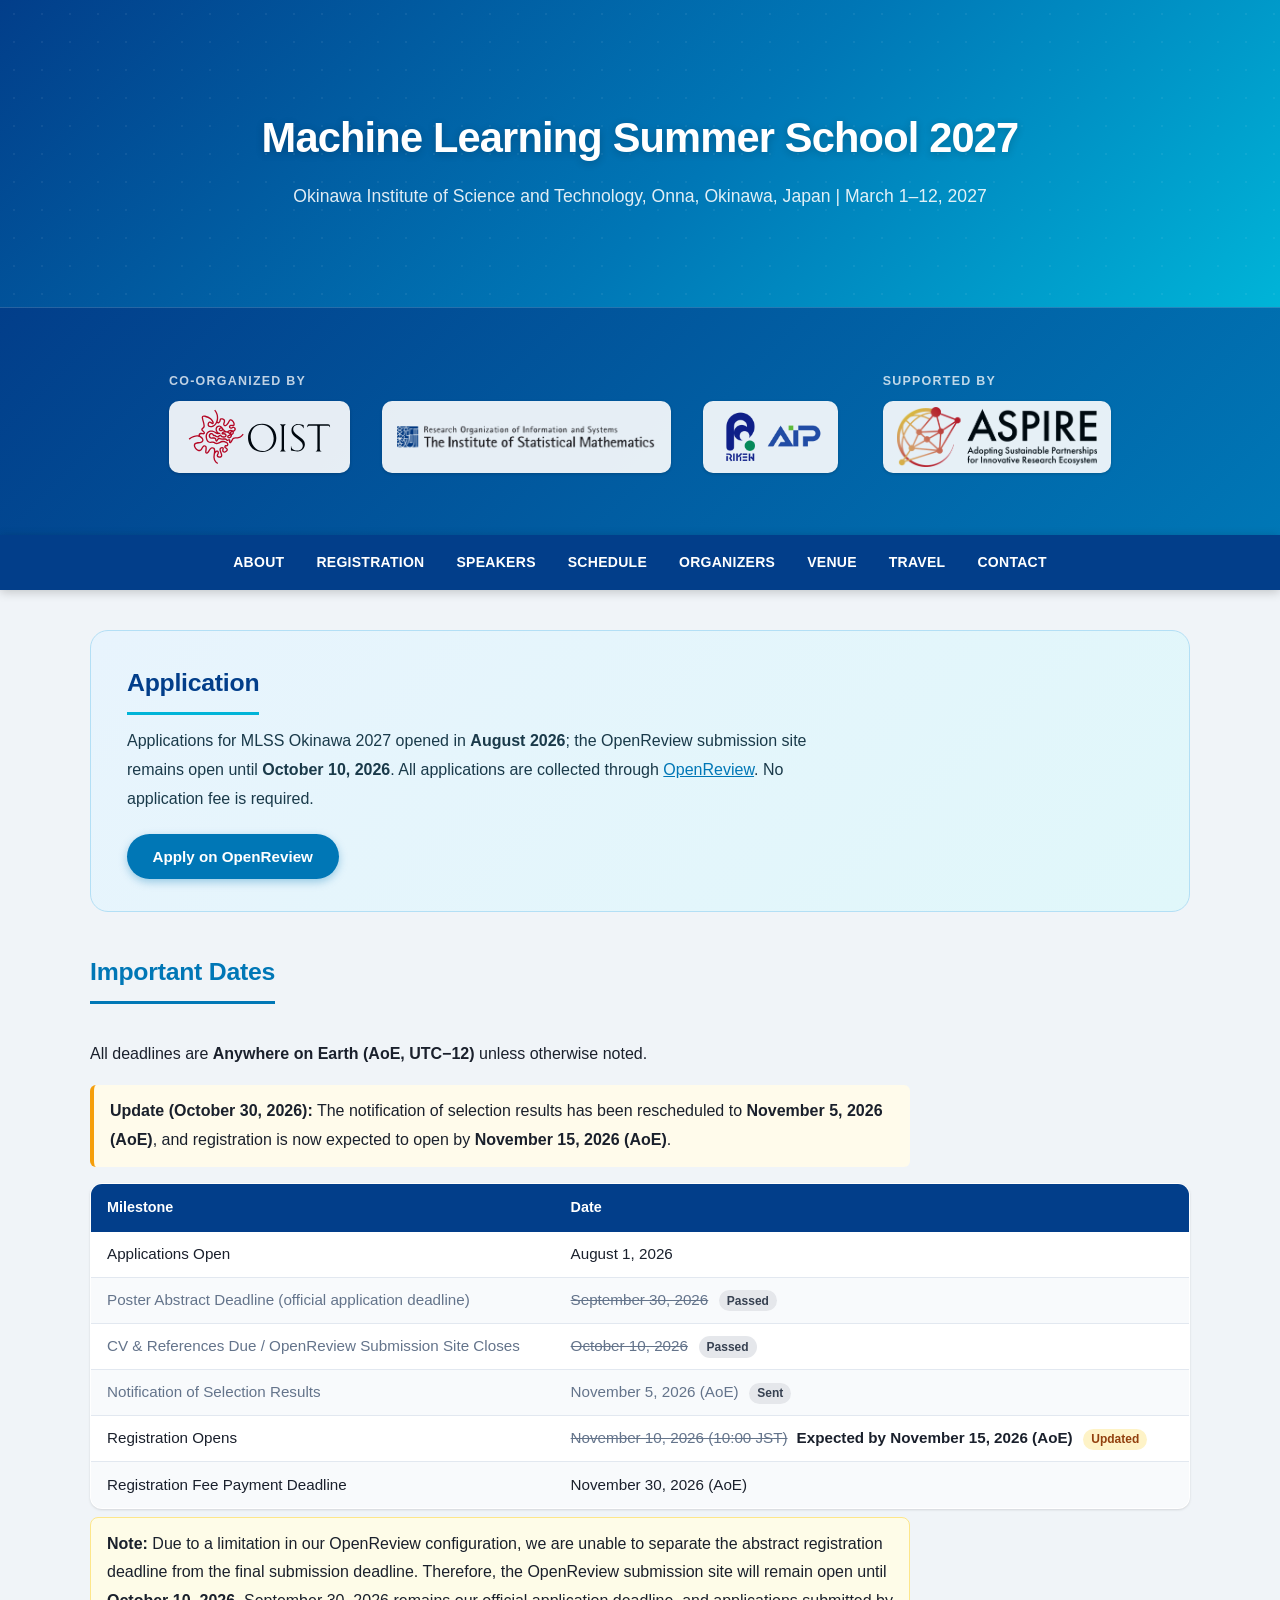
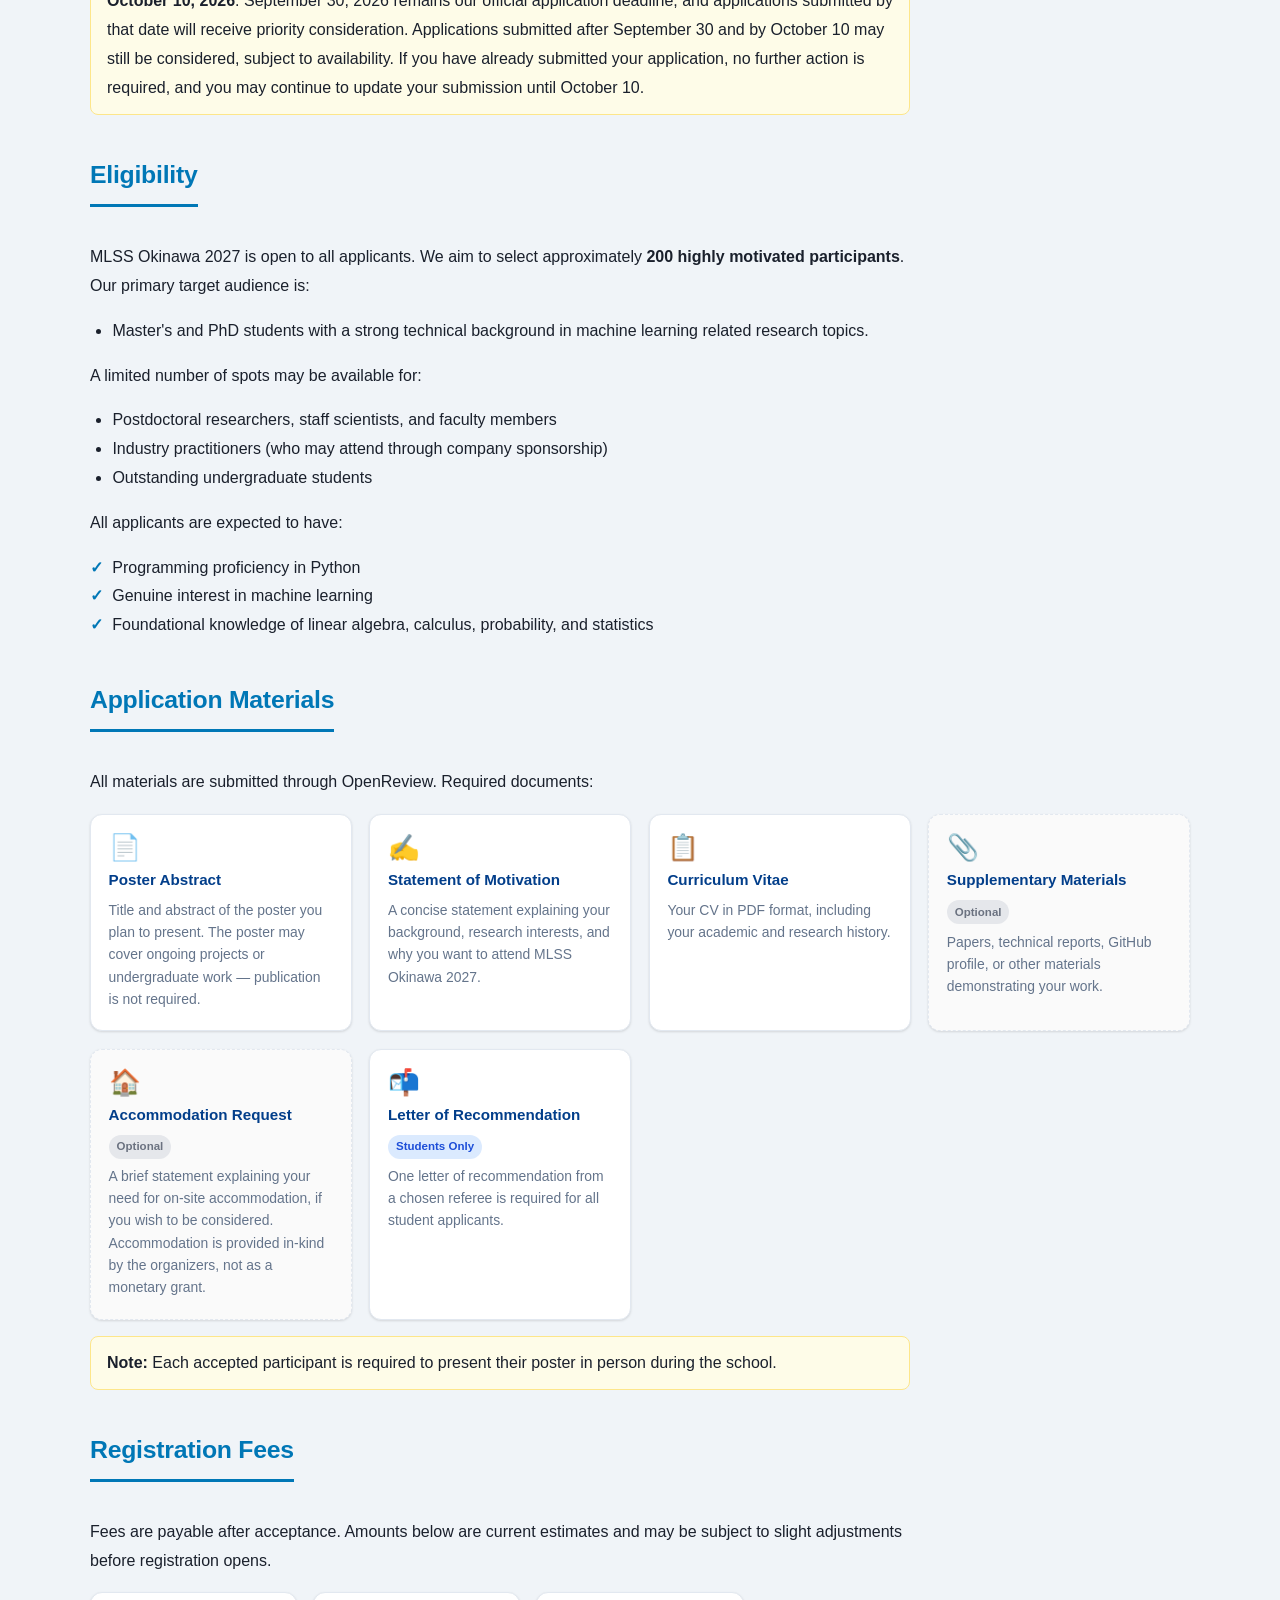
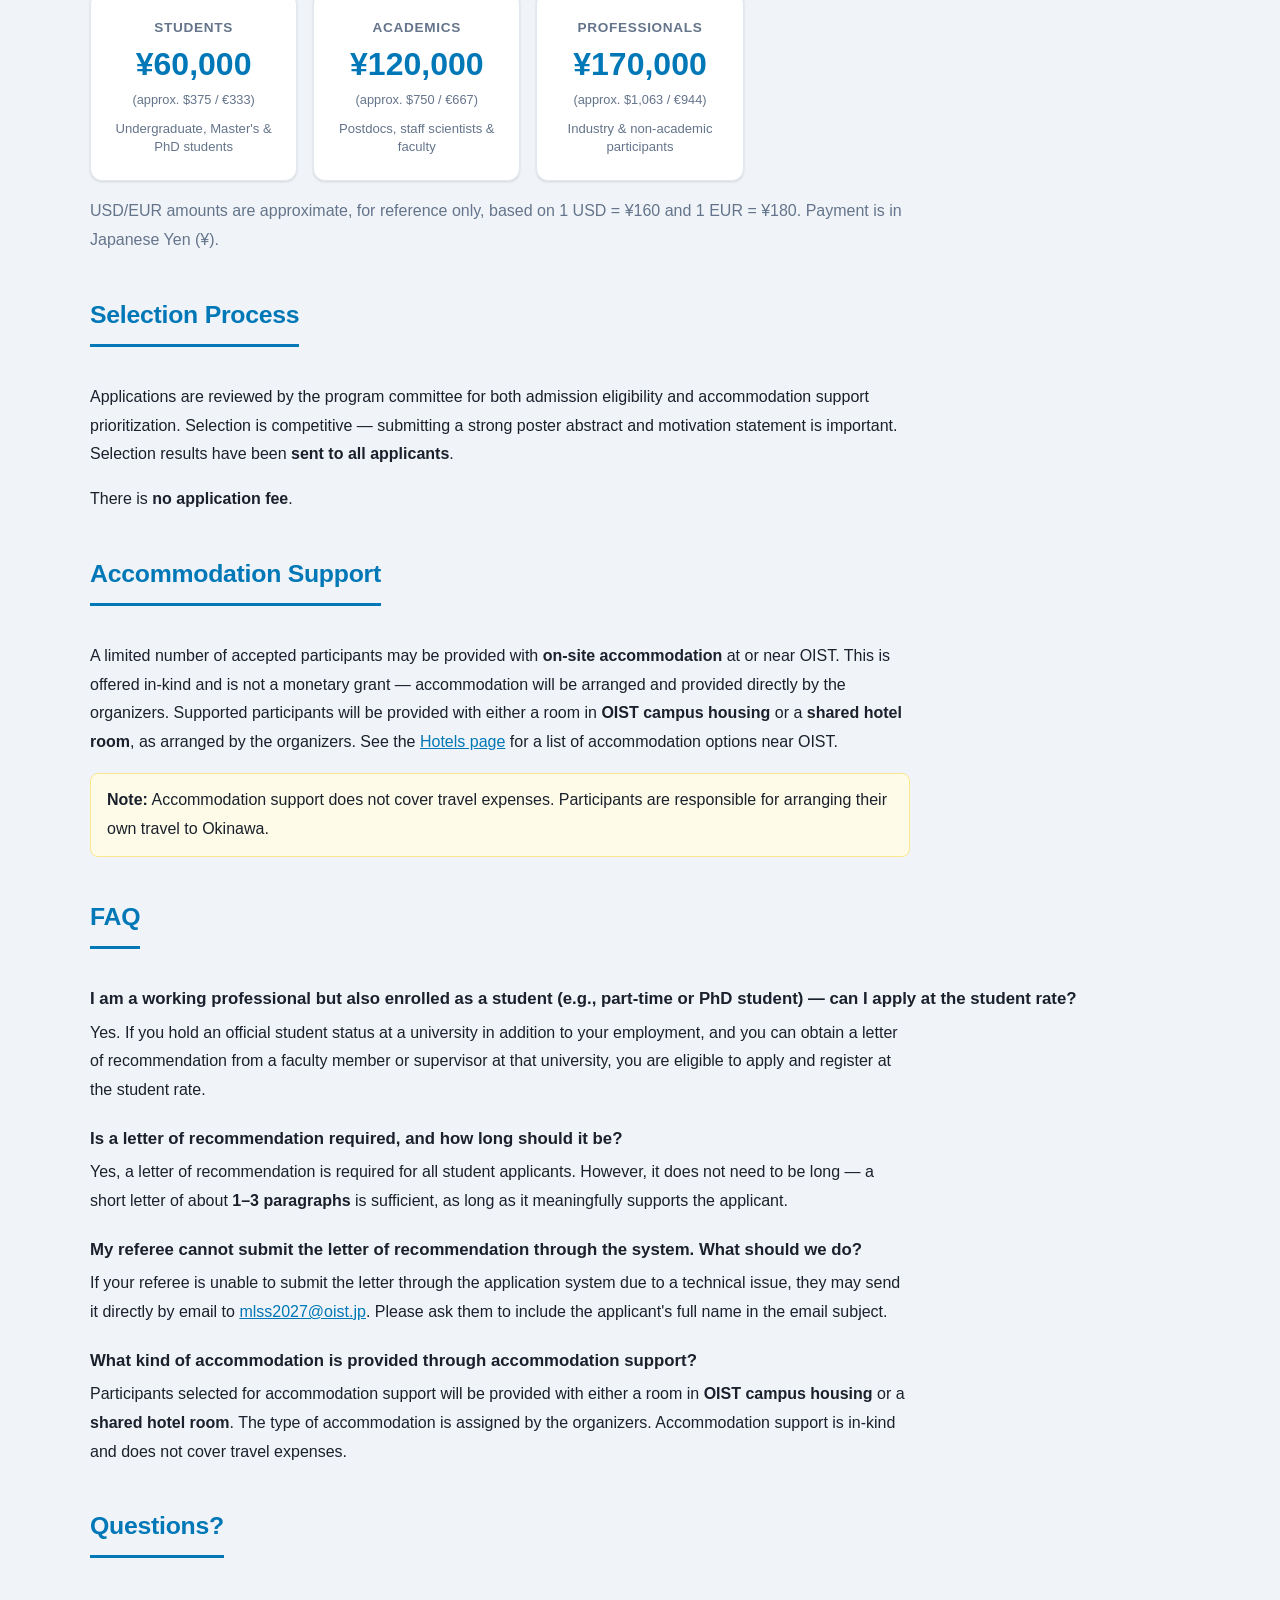
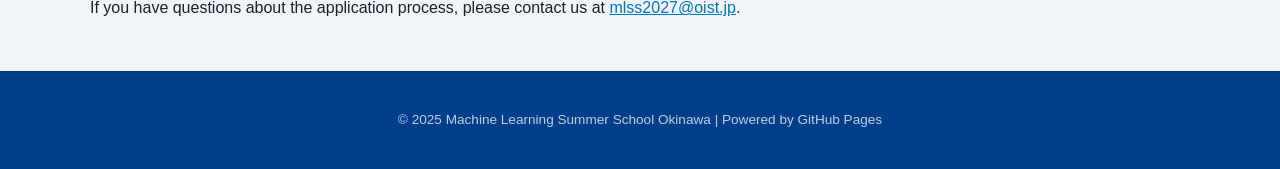
<file: application.html>
<!DOCTYPE html>
<html lang="en">
<head>
  <meta charset="UTF-8" />
  <meta name="viewport" content="width=device-width, initial-scale=1.0" />
  <title>Application — Machine Learning Summer School 2027 Okinawa</title>
  <link rel="stylesheet" href="style.css" />
  <link rel="stylesheet" href="application.css" />
  <script defer src="script.js"></script>
</head>
<body>
  <header>
    <div class="container">
      <h1>Machine Learning Summer School 2027</h1>
      <p>Okinawa Institute of Science and Technology, Onna, Okinawa, Japan | March 1–12, 2027</p>
    </div>
  </header>

  <div class="co-org-band">
    <div class="container co-org-inner">
      <div class="co-org-group">
        <span class="co-org-label">Co-organized by</span>
        <div class="co-org-logos">
          <a class="co-org-logo co-org-logo--oist" href="https://www.oist.jp/" target="_blank" rel="noopener noreferrer" aria-label="Okinawa Institute of Science and Technology">
            <span class="co-org-logo-chip">
              <img src="FIG/Logos/OIST-logo-b-RGB.svg" alt="OIST" />
            </span>
          </a>
          <a class="co-org-logo co-org-logo--ism" href="https://www.ism.ac.jp/index_e.html" target="_blank" rel="noopener noreferrer" aria-label="The Institute of Statistical Mathematics">
            <span class="co-org-logo-chip">
              <img src="FIG/Logos/ism-logo-color.png" alt="The Institute of Statistical Mathematics" />
            </span>
          </a>
          <a class="co-org-logo co-org-logo--aip" href="https://aip.riken.jp/?lang=en" target="_blank" rel="noopener noreferrer" aria-label="RIKEN Center for Advanced Intelligence Project">
            <span class="co-org-logo-chip">
              <img src="FIG/Logos/riken-aip-logo-color.jpg" alt="RIKEN AIP" />
            </span>
          </a>
        </div>
      </div>
      <div class="co-org-group">
        <span class="co-org-label">Supported by</span>
        <div class="co-org-logos">
          <a class="co-org-logo co-org-logo--aspire" href="https://www.jst.go.jp/aspire/en/" target="_blank" rel="noopener noreferrer" aria-label="JST ASPIRE (Adopting Sustainable Partnerships for Innovative Research Ecosystem)">
            <span class="co-org-logo-chip">
              <img src="FIG/Logos/aspire-logo-color.png" alt="JST ASPIRE" />
            </span>
          </a>
        </div>
      </div>
    </div>
  </div>

  <nav>
    <div class="nav-inner">
      <ul id="navMenu">
        <li><a href="index.html#about">About</a></li>
        <li><a href="index.html#registration">Registration</a></li>
        <li><a href="index.html#speakers">Speakers</a></li>
        <li><a href="index.html#schedule">Schedule</a></li>
        <li><a href="index.html#organizers">Organizers</a></li>
        <li><a href="index.html#venue">Venue</a></li>
        <li><a href="index.html#travel">Travel</a></li>
        <li><a href="index.html#contact">Contact</a></li>
      </ul>
      <button class="nav-toggle" id="navToggle" aria-label="Toggle navigation" aria-expanded="false">
        <span></span><span></span><span></span>
      </button>
    </div>
  </nav>

  <main>

    <!-- ===== Hero strip ===== -->
    <div class="app-hero container">
      <h2 class="app-page-title">Application</h2>
      <p class="app-subtitle">
        Applications for MLSS Okinawa 2027 opened in <strong>August 2026</strong>; the OpenReview submission site remains open until <strong>October 10, 2026</strong>.
        All applications are collected through <a href="https://openreview.net/group?id=OIST.jp/2027/MLSS_Okinawa" target="_blank" rel="noopener noreferrer">OpenReview</a>.
        No application fee is required.
      </p>
      <a class="btn-primary"
         href="https://openreview.net/group?id=OIST.jp/2027/MLSS_Okinawa"
         target="_blank" rel="noopener noreferrer">
        Apply on OpenReview
      </a>
    </div>

    <!-- ===== Important Dates ===== -->
    <section class="container app-section">
      <h2>Important Dates</h2>
      <p>All deadlines are <strong>Anywhere on Earth (AoE, UTC−12)</strong> unless otherwise noted.</p>
      <p class="app-update">
        <strong>Update (October 30, 2026):</strong> The notification of selection results has been rescheduled to <strong>November 5, 2026 (AoE)</strong>, and registration is now expected to open by <strong>November 15, 2026 (AoE)</strong>.
      </p>
      <table class="app-table">
        <thead>
          <tr><th>Milestone</th><th>Date</th></tr>
        </thead>
        <tbody>
          <tr><td>Applications Open</td><td>August 1, 2026</td></tr>
          <tr class="date-passed"><td>Poster Abstract Deadline (official application deadline)</td><td><s>September 30, 2026</s> <span class="passed-badge">Passed</span></td></tr>
          <tr class="date-passed"><td>CV &amp; References Due / OpenReview Submission Site Closes</td><td><s>October 10, 2026</s> <span class="passed-badge">Passed</span></td></tr>
          <tr class="date-passed"><td>Notification of Selection Results</td><td>November 5, 2026 (AoE) <span class="passed-badge">Sent</span></td></tr>
          <tr class="date-updated"><td>Registration Opens</td><td><s>November 10, 2026 (10:00 JST)</s> <strong>Expected by November 15, 2026 (AoE)</strong> <span class="updated-badge">Updated</span></td></tr>
          <tr><td>Registration Fee Payment Deadline</td><td>November 30, 2026 (AoE)</td></tr>
        </tbody>
      </table>
      <p class="app-note">
        <strong>Note:</strong> Due to a limitation in our OpenReview configuration, we are unable to separate the abstract registration deadline from the final submission deadline.
        Therefore, the OpenReview submission site will remain open until <strong>October 10, 2026</strong>.
        September 30, 2026 remains our official application deadline, and applications submitted by that date will receive priority consideration.
        Applications submitted after September 30 and by October 10 may still be considered, subject to availability.
        If you have already submitted your application, no further action is required, and you may continue to update your submission until October 10.
      </p>
    </section>

    <!-- ===== Eligibility ===== -->
    <section class="container app-section">
      <h2>Eligibility</h2>
      <p>
        MLSS Okinawa 2027 is open to all applicants. We aim to select approximately
        <strong>200 highly motivated participants</strong>. Our primary target audience is:
      </p>
      <ul class="app-list">
        <li>Master's and PhD students with a strong technical background in machine learning related research topics.</li>
      </ul>
      <p>
        A limited number of spots may be available for:
      </p>
      <ul class="app-list">
        <li>Postdoctoral researchers, staff scientists, and faculty members</li>
        <li>Industry practitioners (who may attend through company sponsorship)</li>
        <li>Outstanding undergraduate students</li>
      </ul>
      <p>
        All applicants are expected to have:
      </p>
      <ul class="app-list app-list--check">
        <li>Programming proficiency in Python</li>
        <li>Genuine interest in machine learning</li>
        <li>Foundational knowledge of linear algebra, calculus, probability, and statistics</li>
      </ul>
    </section>

    <!-- ===== Required Documents ===== -->
    <section class="container app-section">
      <h2>Application Materials</h2>
      <p>All materials are submitted through OpenReview. Required documents:</p>
      <div class="doc-grid">
        <div class="doc-card">
          <div class="doc-icon">📄</div>
          <h3>Poster Abstract</h3>
          <p>Title and abstract of the poster you plan to present. The poster may cover ongoing projects or undergraduate work — publication is not required.</p>
        </div>
        <div class="doc-card">
          <div class="doc-icon">✍️</div>
          <h3>Statement of Motivation</h3>
          <p>A concise statement explaining your background, research interests, and why you want to attend MLSS Okinawa 2027.</p>
        </div>
        <div class="doc-card">
          <div class="doc-icon">📋</div>
          <h3>Curriculum Vitae</h3>
          <p>Your CV in PDF format, including your academic and research history.</p>
        </div>
        <div class="doc-card doc-card--optional">
          <div class="doc-icon">📎</div>
          <h3>Supplementary Materials <span class="tag-optional">Optional</span></h3>
          <p>Papers, technical reports, GitHub profile, or other materials demonstrating your work.</p>
        </div>
        <div class="doc-card doc-card--optional">
          <div class="doc-icon">🏠</div>
          <h3>Accommodation Request <span class="tag-optional">Optional</span></h3>
          <p>A brief statement explaining your need for on-site accommodation, if you wish to be considered. Accommodation is provided in-kind by the organizers, not as a monetary grant.</p>
        </div>
        <div class="doc-card">
          <div class="doc-icon">📬</div>
          <h3>Letter of Recommendation <span class="tag-student">Students Only</span></h3>
          <p>One letter of recommendation from a chosen referee is required for all student applicants.</p>
        </div>
      </div>
      <p class="app-note">
        <strong>Note:</strong> Each accepted participant is required to present their poster in person during the school.
      </p>
    </section>

    <!-- ===== Registration Fees ===== -->
    <section class="container app-section">
      <h2>Registration Fees</h2>
      <p>Fees are payable after acceptance. Amounts below are current estimates and may be subject to slight adjustments before registration opens.</p>
      <div class="fee-grid">
        <div class="fee-card">
          <div class="fee-category">Students</div>
          <div class="fee-amount">¥60,000</div>
          <div class="fee-approx">(approx. $375 / €333)</div>
          <div class="fee-desc">Undergraduate, Master's &amp; PhD students</div>
        </div>
        <div class="fee-card">
          <div class="fee-category">Academics</div>
          <div class="fee-amount">¥120,000</div>
          <div class="fee-approx">(approx. $750 / €667)</div>
          <div class="fee-desc">Postdocs, staff scientists &amp; faculty</div>
        </div>
        <div class="fee-card">
          <div class="fee-category">Professionals</div>
          <div class="fee-amount">¥170,000</div>
          <div class="fee-approx">(approx. $1,063 / €944)</div>
          <div class="fee-desc">Industry &amp; non-academic participants</div>
        </div>
      </div>
      <p class="fee-note">USD/EUR amounts are approximate, for reference only, based on 1 USD = ¥160 and 1 EUR = ¥180. Payment is in Japanese Yen (¥).</p>
    </section>

    <!-- ===== Selection Process ===== -->
    <section class="container app-section">
      <h2>Selection Process</h2>
      <p>
        Applications are reviewed by the program committee for both admission eligibility and accommodation support prioritization.
        Selection is competitive — submitting a strong poster abstract and motivation statement is important.
        Selection results have been <strong>sent to all applicants</strong>.
      </p>
      <p>
        There is <strong>no application fee</strong>.
      </p>
    </section>

    <!-- ===== Accommodation Support ===== -->
    <section class="container app-section">
      <h2>Accommodation Support</h2>
      <p>
        A limited number of accepted participants may be provided with <strong>on-site accommodation</strong> at or near OIST.
        This is offered in-kind and is not a monetary grant — accommodation will be arranged and provided directly by the organizers.
        Supported participants will be provided with either a room in <strong>OIST campus housing</strong> or a <strong>shared hotel room</strong>, as arranged by the organizers.
        See the <a href="hotels.html">Hotels page</a> for a list of accommodation options near OIST.
      </p>
      <p class="app-note">
        <strong>Note:</strong> Accommodation support does not cover travel expenses. Participants are responsible for arranging their own travel to Okinawa.
      </p>
    </section>

    <!-- ===== FAQ ===== -->
    <section class="container app-section">
      <h2>FAQ</h2>
      <div class="faq-item">
        <h3>I am a working professional but also enrolled as a student (e.g., part-time or PhD student) — can I apply at the student rate?</h3>
        <p>
          Yes. If you hold an official student status at a university in addition to your employment, and you can obtain a letter of recommendation from a faculty member or supervisor at that university, you are eligible to apply and register at the student rate.
        </p>
      </div>
      <div class="faq-item">
        <h3>Is a letter of recommendation required, and how long should it be?</h3>
        <p>
          Yes, a letter of recommendation is required for all student applicants. However, it does not need to be long — a short letter of about <strong>1–3 paragraphs</strong> is sufficient, as long as it meaningfully supports the applicant.
        </p>
      </div>
      <div class="faq-item">
        <h3>My referee cannot submit the letter of recommendation through the system. What should we do?</h3>
        <p>
          If your referee is unable to submit the letter through the application system due to a technical issue, they may send it directly by email to <a href="mailto:mlss2027@oist.jp">mlss2027@oist.jp</a>. Please ask them to include the applicant's full name in the email subject.
        </p>
      </div>
      <div class="faq-item">
        <h3>What kind of accommodation is provided through accommodation support?</h3>
        <p>
          Participants selected for accommodation support will be provided with either a room in <strong>OIST campus housing</strong> or a <strong>shared hotel room</strong>. The type of accommodation is assigned by the organizers. Accommodation support is in-kind and does not cover travel expenses.
        </p>
      </div>
    </section>

    <!-- ===== Contact ===== -->
    <section class="container app-section">
      <h2>Questions?</h2>
      <p>
        If you have questions about the application process, please contact us at
        <a href="mailto:mlss2027@oist.jp">mlss2027@oist.jp</a>.
      </p>
    </section>

  </main>

  <footer>
    <p>© 2025 Machine Learning Summer School Okinawa | Powered by GitHub Pages</p>
  </footer>
</body>
</html>
</file>
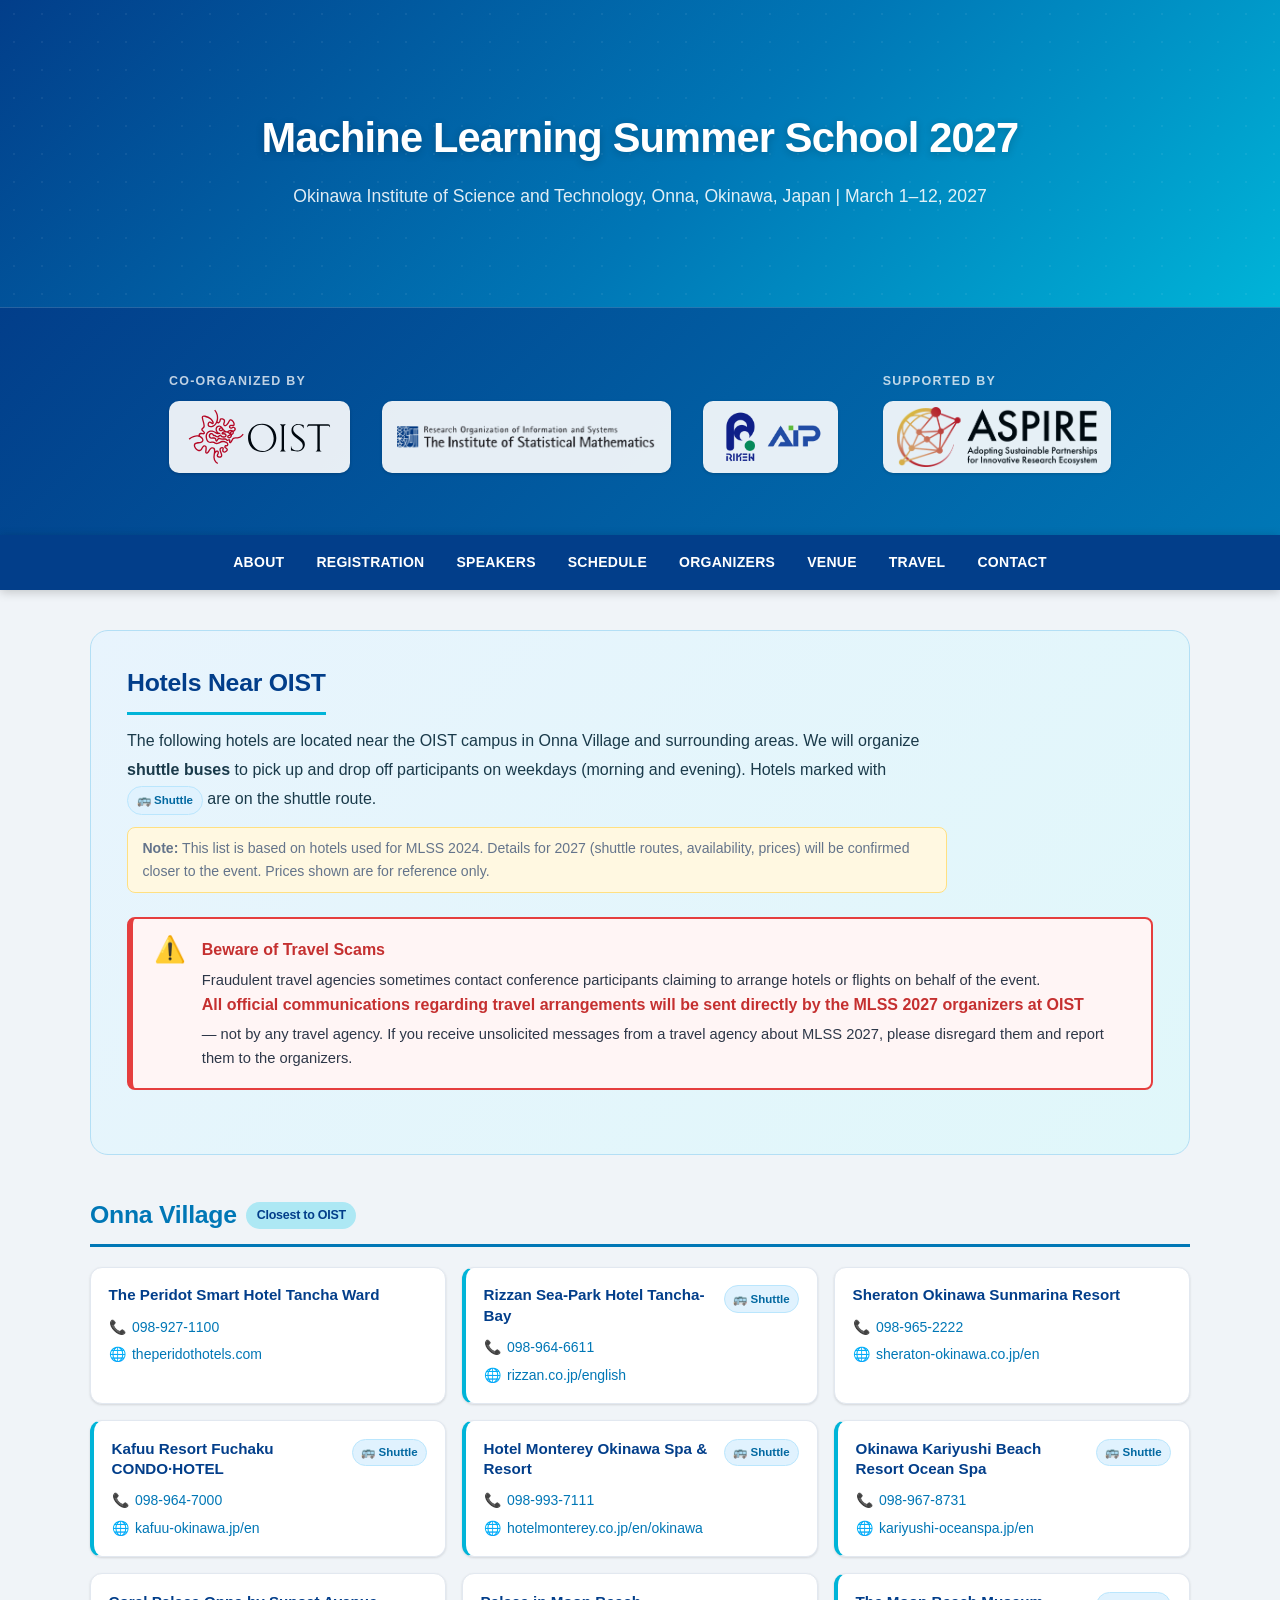
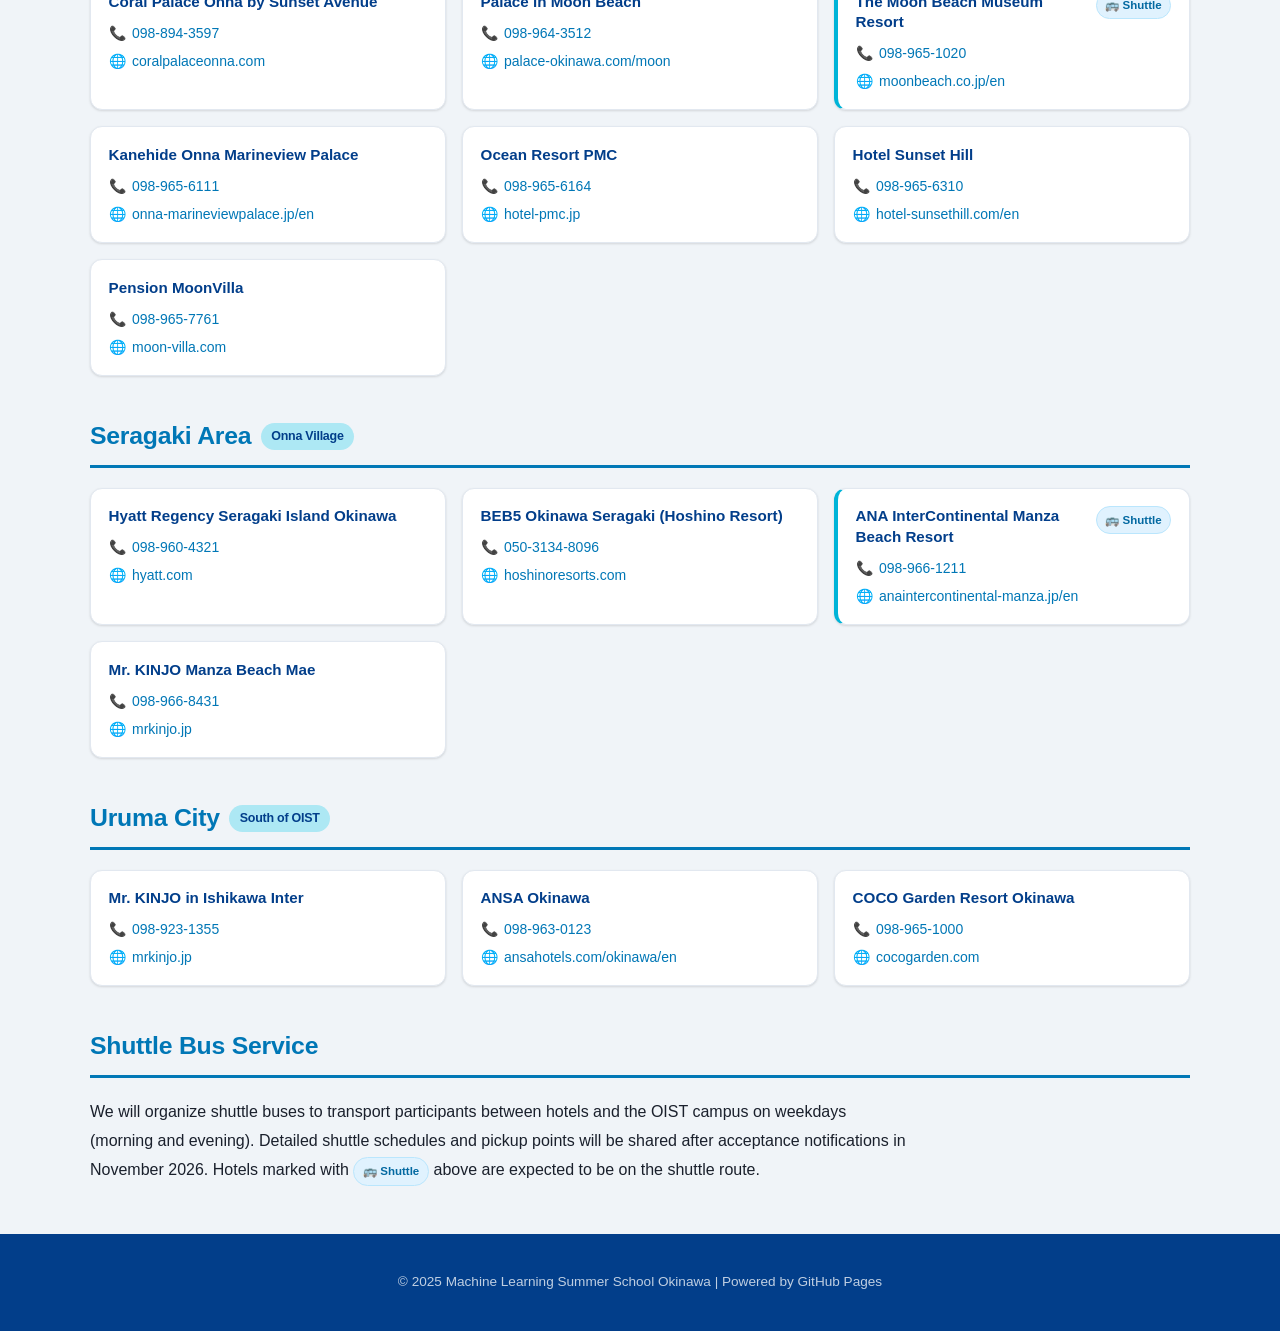
<file: hotels.html>
<!DOCTYPE html>
<html lang="en">
<head>
  <meta charset="UTF-8" />
  <meta name="viewport" content="width=device-width, initial-scale=1.0" />
  <title>Hotels — Machine Learning Summer School 2027 Okinawa</title>
  <link rel="stylesheet" href="style.css" />
  <link rel="stylesheet" href="hotels.css" />
  <script defer src="script.js"></script>
</head>
<body>
  <header>
    <div class="container">
      <h1>Machine Learning Summer School 2027</h1>
      <p>Okinawa Institute of Science and Technology, Onna, Okinawa, Japan | March 1–12, 2027</p>
    </div>
  </header>

  <div class="co-org-band">
    <div class="container co-org-inner">
      <div class="co-org-group">
        <span class="co-org-label">Co-organized by</span>
        <div class="co-org-logos">
          <a class="co-org-logo co-org-logo--oist" href="https://www.oist.jp/" target="_blank" rel="noopener noreferrer" aria-label="Okinawa Institute of Science and Technology">
            <span class="co-org-logo-chip">
              <img src="FIG/Logos/OIST-logo-b-RGB.svg" alt="OIST" />
            </span>
          </a>
          <a class="co-org-logo co-org-logo--ism" href="https://www.ism.ac.jp/index_e.html" target="_blank" rel="noopener noreferrer" aria-label="The Institute of Statistical Mathematics">
            <span class="co-org-logo-chip">
              <img src="FIG/Logos/ism-logo-color.png" alt="The Institute of Statistical Mathematics" />
            </span>
          </a>
          <a class="co-org-logo co-org-logo--aip" href="https://aip.riken.jp/?lang=en" target="_blank" rel="noopener noreferrer" aria-label="RIKEN Center for Advanced Intelligence Project">
            <span class="co-org-logo-chip">
              <img src="FIG/Logos/riken-aip-logo-color.jpg" alt="RIKEN AIP" />
            </span>
          </a>
        </div>
      </div>
      <div class="co-org-group">
        <span class="co-org-label">Supported by</span>
        <div class="co-org-logos">
          <a class="co-org-logo co-org-logo--aspire" href="https://www.jst.go.jp/aspire/en/" target="_blank" rel="noopener noreferrer" aria-label="JST ASPIRE (Adopting Sustainable Partnerships for Innovative Research Ecosystem)">
            <span class="co-org-logo-chip">
              <img src="FIG/Logos/aspire-logo-color.png" alt="JST ASPIRE" />
            </span>
          </a>
        </div>
      </div>
    </div>
  </div>

  <nav>
    <div class="nav-inner">
      <ul id="navMenu">
        <li><a href="index.html#about">About</a></li>
        <li><a href="index.html#registration">Registration</a></li>
        <li><a href="index.html#speakers">Speakers</a></li>
        <li><a href="index.html#schedule">Schedule</a></li>
        <li><a href="index.html#organizers">Organizers</a></li>
        <li><a href="index.html#venue">Venue</a></li>
        <li><a href="index.html#travel">Travel</a></li>
        <li><a href="index.html#contact">Contact</a></li>
      </ul>
      <button class="nav-toggle" id="navToggle" aria-label="Toggle navigation" aria-expanded="false">
        <span></span><span></span><span></span>
      </button>
    </div>
  </nav>

  <main>

    <div class="hotels-hero container">
      <h2 class="hotels-page-title">Hotels Near OIST</h2>
      <p class="hotels-subtitle">
        The following hotels are located near the OIST campus in Onna Village and surrounding areas.
        We will organize <strong>shuttle buses</strong> to pick up and drop off participants on weekdays (morning and evening).
        Hotels marked with <span class="shuttle-badge">🚌 Shuttle</span> are on the shuttle route.
      </p>
      <p class="hotels-note">
        <strong>Note:</strong> This list is based on hotels used for MLSS 2024. Details for 2027 (shuttle routes, availability, prices) will be confirmed closer to the event.
        Prices shown are for reference only.
      </p>

      <div class="scam-warning" role="alert">
        <span class="scam-warning__icon" aria-hidden="true">⚠️</span>
        <div class="scam-warning__body">
          <strong>Beware of Travel Scams</strong>
          <p>Fraudulent travel agencies sometimes contact conference participants claiming to arrange hotels or flights on behalf of the event. <strong>All official communications regarding travel arrangements will be sent directly by the MLSS 2027 organizers at OIST</strong> — not by any travel agency. If you receive unsolicited messages from a travel agency about MLSS 2027, please disregard them and report them to the organizers.</p>
        </div>
      </div>
    </div>

    <!-- ===== Onna Village ===== -->
    <section class="container hotels-section">
      <h2>Onna Village <span class="area-tag">Closest to OIST</span></h2>

      <div class="hotel-grid">

        <div class="hotel-card">
          <div class="hotel-header">
            <h3>The Peridot Smart Hotel Tancha Ward</h3>
          </div>
          <ul class="hotel-info">
            <li>📞 <a href="tel:0989271100">098-927-1100</a></li>
            <li>🌐 <a href="https://theperidothotels.com" target="_blank" rel="noopener noreferrer">theperidothotels.com</a></li>
          </ul>
        </div>

        <div class="hotel-card shuttle">
          <div class="hotel-header">
            <h3>Rizzan Sea-Park Hotel Tancha-Bay</h3>
            <span class="shuttle-badge">🚌 Shuttle</span>
          </div>
          <ul class="hotel-info">
            <li>📞 <a href="tel:0989646611">098-964-6611</a></li>
            <li>🌐 <a href="https://www.rizzan.co.jp/english" target="_blank" rel="noopener noreferrer">rizzan.co.jp/english</a></li>
          </ul>
        </div>

        <div class="hotel-card">
          <div class="hotel-header">
            <h3>Sheraton Okinawa Sunmarina Resort</h3>
          </div>
          <ul class="hotel-info">
            <li>📞 <a href="tel:0989652222">098-965-2222</a></li>
            <li>🌐 <a href="https://www.sheraton-okinawa.co.jp/en" target="_blank" rel="noopener noreferrer">sheraton-okinawa.co.jp/en</a></li>
          </ul>
        </div>

        <div class="hotel-card shuttle">
          <div class="hotel-header">
            <h3>Kafuu Resort Fuchaku CONDO·HOTEL</h3>
            <span class="shuttle-badge">🚌 Shuttle</span>
          </div>
          <ul class="hotel-info">
            <li>📞 <a href="tel:0989647000">098-964-7000</a></li>
            <li>🌐 <a href="https://www.kafuu-okinawa.jp/en" target="_blank" rel="noopener noreferrer">kafuu-okinawa.jp/en</a></li>
          </ul>
        </div>

        <div class="hotel-card shuttle">
          <div class="hotel-header">
            <h3>Hotel Monterey Okinawa Spa &amp; Resort</h3>
            <span class="shuttle-badge">🚌 Shuttle</span>
          </div>
          <ul class="hotel-info">
            <li>📞 <a href="tel:0989937111">098-993-7111</a></li>
            <li>🌐 <a href="https://www.hotelmonterey.co.jp/en/okinawa" target="_blank" rel="noopener noreferrer">hotelmonterey.co.jp/en/okinawa</a></li>
          </ul>
        </div>

        <div class="hotel-card shuttle">
          <div class="hotel-header">
            <h3>Okinawa Kariyushi Beach Resort Ocean Spa</h3>
            <span class="shuttle-badge">🚌 Shuttle</span>
          </div>
          <ul class="hotel-info">
            <li>📞 <a href="tel:0989678731">098-967-8731</a></li>
            <li>🌐 <a href="https://www.kariyushi-oceanspa.jp/en" target="_blank" rel="noopener noreferrer">kariyushi-oceanspa.jp/en</a></li>
          </ul>
        </div>

        <div class="hotel-card">
          <div class="hotel-header">
            <h3>Coral Palace Onna by Sunset Avenue</h3>
          </div>
          <ul class="hotel-info">
            <li>📞 <a href="tel:0988943597">098-894-3597</a></li>
            <li>🌐 <a href="https://www.coralpalaceonna.com" target="_blank" rel="noopener noreferrer">coralpalaceonna.com</a></li>
          </ul>
        </div>

        <div class="hotel-card">
          <div class="hotel-header">
            <h3>Palace in Moon Beach</h3>
          </div>
          <ul class="hotel-info">
            <li>📞 <a href="tel:0989643512">098-964-3512</a></li>
            <li>🌐 <a href="https://www.palace-okinawa.com/moon" target="_blank" rel="noopener noreferrer">palace-okinawa.com/moon</a></li>
          </ul>
        </div>

        <div class="hotel-card shuttle">
          <div class="hotel-header">
            <h3>The Moon Beach Museum Resort</h3>
            <span class="shuttle-badge">🚌 Shuttle</span>
          </div>
          <ul class="hotel-info">
            <li>📞 <a href="tel:0989651020">098-965-1020</a></li>
            <li>🌐 <a href="https://www.moonbeach.co.jp/en" target="_blank" rel="noopener noreferrer">moonbeach.co.jp/en</a></li>
          </ul>
        </div>

        <div class="hotel-card">
          <div class="hotel-header">
            <h3>Kanehide Onna Marineview Palace</h3>
          </div>
          <ul class="hotel-info">
            <li>📞 <a href="tel:0989656111">098-965-6111</a></li>
            <li>🌐 <a href="https://www.onna-marineviewpalace.jp/en" target="_blank" rel="noopener noreferrer">onna-marineviewpalace.jp/en</a></li>
          </ul>
        </div>

        <div class="hotel-card">
          <div class="hotel-header">
            <h3>Ocean Resort PMC</h3>
          </div>
          <ul class="hotel-info">
            <li>📞 <a href="tel:0989656164">098-965-6164</a></li>
            <li>🌐 <a href="https://www.hotel-pmc.jp" target="_blank" rel="noopener noreferrer">hotel-pmc.jp</a></li>
          </ul>
        </div>

        <div class="hotel-card">
          <div class="hotel-header">
            <h3>Hotel Sunset Hill</h3>
          </div>
          <ul class="hotel-info">
            <li>📞 <a href="tel:0989656310">098-965-6310</a></li>
            <li>🌐 <a href="https://www.hotel-sunsethill.com/en" target="_blank" rel="noopener noreferrer">hotel-sunsethill.com/en</a></li>
          </ul>
        </div>

        <div class="hotel-card">
          <div class="hotel-header">
            <h3>Pension MoonVilla</h3>
          </div>
          <ul class="hotel-info">
            <li>📞 <a href="tel:0989657761">098-965-7761</a></li>
            <li>🌐 <a href="https://www.moon-villa.com" target="_blank" rel="noopener noreferrer">moon-villa.com</a></li>
          </ul>
        </div>

      </div>
    </section>

    <!-- ===== Seragaki Area ===== -->
    <section class="container hotels-section">
      <h2>Seragaki Area <span class="area-tag">Onna Village</span></h2>

      <div class="hotel-grid">

        <div class="hotel-card">
          <div class="hotel-header">
            <h3>Hyatt Regency Seragaki Island Okinawa</h3>
          </div>
          <ul class="hotel-info">
            <li>📞 <a href="tel:0989604321">098-960-4321</a></li>
            <li>🌐 <a href="https://www.hyatt.com" target="_blank" rel="noopener noreferrer">hyatt.com</a></li>
          </ul>
        </div>

        <div class="hotel-card">
          <div class="hotel-header">
            <h3>BEB5 Okinawa Seragaki (Hoshino Resort)</h3>
          </div>
          <ul class="hotel-info">
            <li>📞 <a href="tel:0503134809">050-3134-8096</a></li>
            <li>🌐 <a href="https://hoshinoresorts.com" target="_blank" rel="noopener noreferrer">hoshinoresorts.com</a></li>
          </ul>
        </div>

        <div class="hotel-card shuttle">
          <div class="hotel-header">
            <h3>ANA InterContinental Manza Beach Resort</h3>
            <span class="shuttle-badge">🚌 Shuttle</span>
          </div>
          <ul class="hotel-info">
            <li>📞 <a href="tel:0989661211">098-966-1211</a></li>
            <li>🌐 <a href="https://www.anaintercontinental-manza.jp/en" target="_blank" rel="noopener noreferrer">anaintercontinental-manza.jp/en</a></li>
          </ul>
        </div>

        <div class="hotel-card">
          <div class="hotel-header">
            <h3>Mr. KINJO Manza Beach Mae</h3>
          </div>
          <ul class="hotel-info">
            <li>📞 <a href="tel:0989668431">098-966-8431</a></li>
            <li>🌐 <a href="https://www.mrkinjo.jp" target="_blank" rel="noopener noreferrer">mrkinjo.jp</a></li>
          </ul>
        </div>

      </div>
    </section>

    <!-- ===== Uruma City ===== -->
    <section class="container hotels-section">
      <h2>Uruma City <span class="area-tag">South of OIST</span></h2>

      <div class="hotel-grid">

        <div class="hotel-card">
          <div class="hotel-header">
            <h3>Mr. KINJO in Ishikawa Inter</h3>
          </div>
          <ul class="hotel-info">
            <li>📞 <a href="tel:0989231355">098-923-1355</a></li>
            <li>🌐 <a href="https://www.mrkinjo.jp" target="_blank" rel="noopener noreferrer">mrkinjo.jp</a></li>
          </ul>
        </div>

        <div class="hotel-card">
          <div class="hotel-header">
            <h3>ANSA Okinawa</h3>
          </div>
          <ul class="hotel-info">
            <li>📞 <a href="tel:0989630123">098-963-0123</a></li>
            <li>🌐 <a href="https://www.ansahotels.com/okinawa/en" target="_blank" rel="noopener noreferrer">ansahotels.com/okinawa/en</a></li>
          </ul>
        </div>

        <div class="hotel-card">
          <div class="hotel-header">
            <h3>COCO Garden Resort Okinawa</h3>
          </div>
          <ul class="hotel-info">
            <li>📞 <a href="tel:0989651000">098-965-1000</a></li>
            <li>🌐 <a href="https://www.cocogarden.com" target="_blank" rel="noopener noreferrer">cocogarden.com</a></li>
          </ul>
        </div>

      </div>
    </section>

    <!-- ===== Shuttle info ===== -->
    <section class="container hotels-section">
      <h2>Shuttle Bus Service</h2>
      <p>
        We will organize shuttle buses to transport participants between hotels and the OIST campus on weekdays (morning and evening).
        Detailed shuttle schedules and pickup points will be shared after acceptance notifications in November 2026.
        Hotels marked with <span class="shuttle-badge">🚌 Shuttle</span> above are expected to be on the shuttle route.
      </p>
    </section>

  </main>

  <footer>
    <p>© 2025 Machine Learning Summer School Okinawa | Powered by GitHub Pages</p>
  </footer>
</body>
</html>
</file>
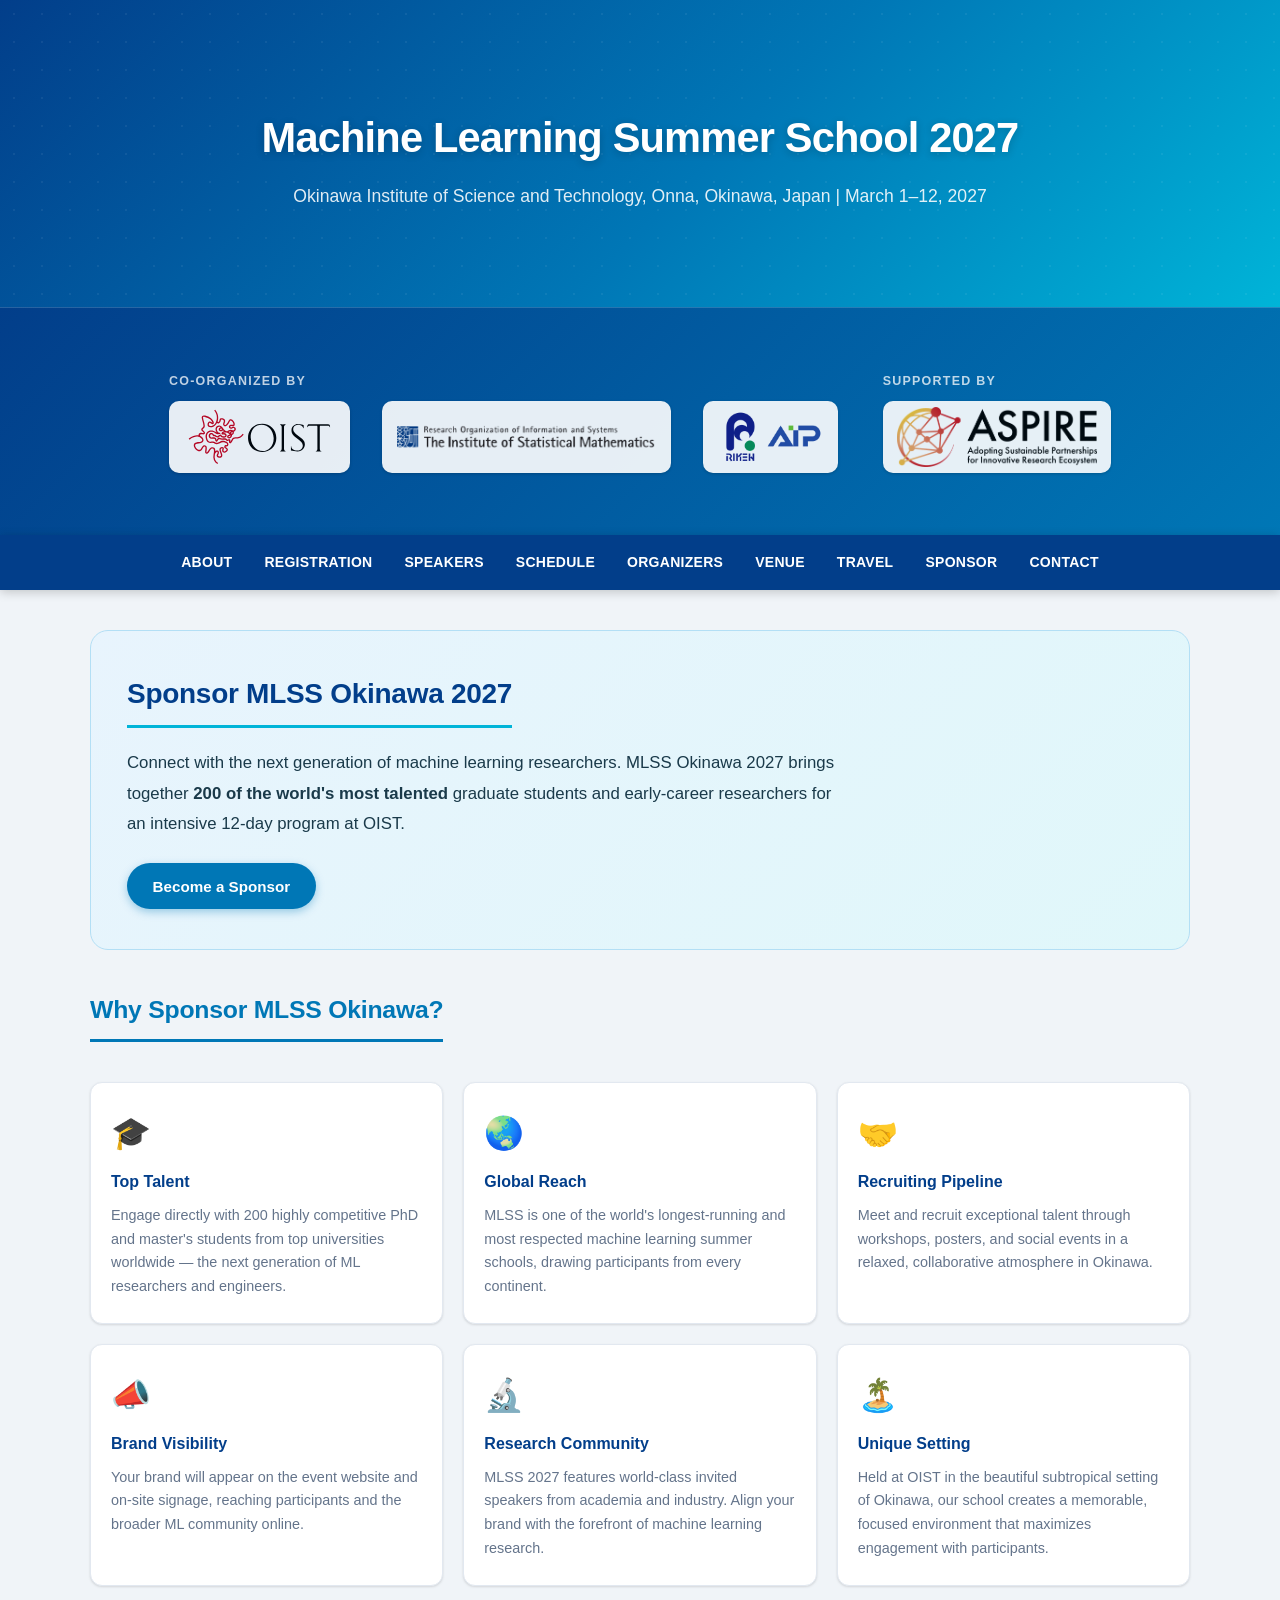
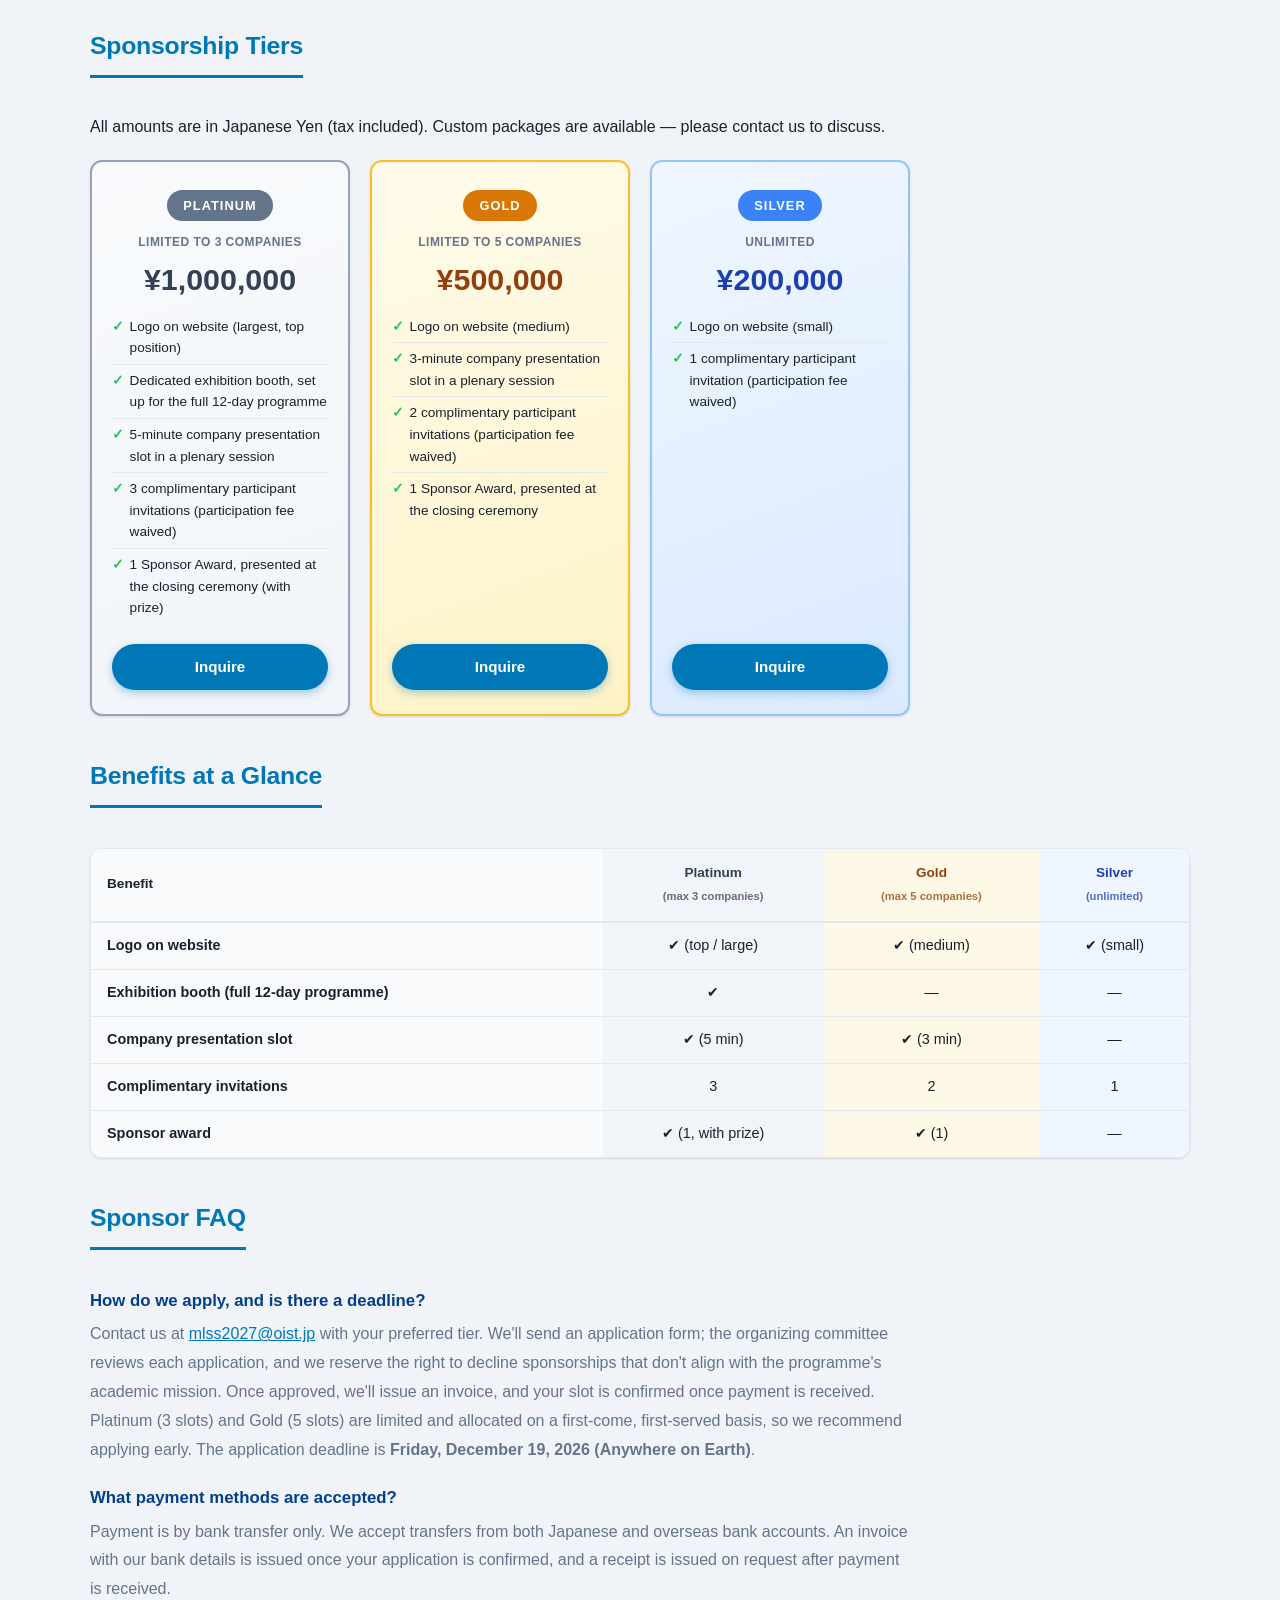
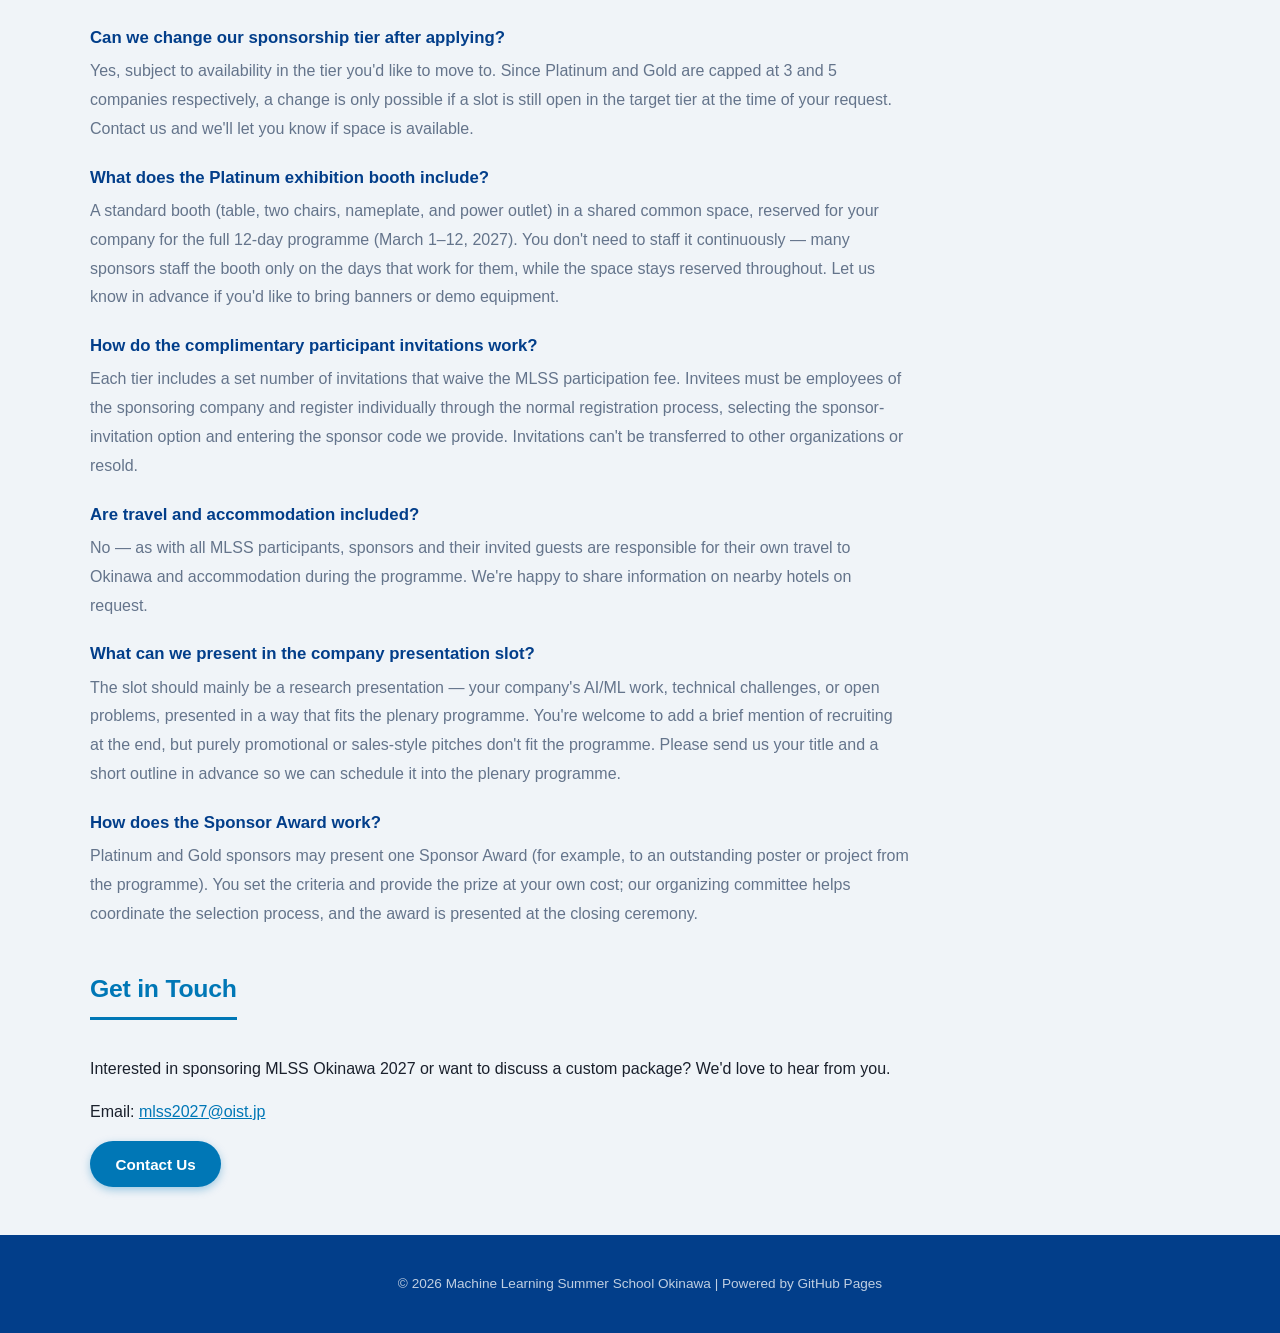
<file: sponsor.html>
<!DOCTYPE html>
<html lang="en">
<head>
  <meta charset="UTF-8" />
  <meta name="viewport" content="width=device-width, initial-scale=1.0" />
  <title>Sponsorship — Machine Learning Summer School 2027 Okinawa</title>
  <link rel="stylesheet" href="style.css" />
  <link rel="stylesheet" href="sponsor.css" />
  <link rel="icon" href="FIG/MLSS.png" type="image/png" />
  <script defer src="script.js"></script>
</head>
<body>
  <header>
    <div class="container">
      <h1>Machine Learning Summer School 2027</h1>
      <p>Okinawa Institute of Science and Technology, Onna, Okinawa, Japan | March 1–12, 2027</p>
    </div>
  </header>

  <div class="co-org-band">
    <div class="container co-org-inner">
      <div class="co-org-group">
        <span class="co-org-label">Co-organized by</span>
        <div class="co-org-logos">
          <a class="co-org-logo co-org-logo--oist" href="https://www.oist.jp/" target="_blank" rel="noopener noreferrer" aria-label="Okinawa Institute of Science and Technology">
            <span class="co-org-logo-chip">
              <img src="FIG/Logos/OIST-logo-b-RGB.svg" alt="OIST" />
            </span>
          </a>
          <a class="co-org-logo co-org-logo--ism" href="https://www.ism.ac.jp/index_e.html" target="_blank" rel="noopener noreferrer" aria-label="The Institute of Statistical Mathematics">
            <span class="co-org-logo-chip">
              <img src="FIG/Logos/ism-logo-color.png" alt="The Institute of Statistical Mathematics" />
            </span>
          </a>
          <a class="co-org-logo co-org-logo--aip" href="https://aip.riken.jp/?lang=en" target="_blank" rel="noopener noreferrer" aria-label="RIKEN Center for Advanced Intelligence Project">
            <span class="co-org-logo-chip">
              <img src="FIG/Logos/riken-aip-logo-color.jpg" alt="RIKEN AIP" />
            </span>
          </a>
        </div>
      </div>
      <div class="co-org-group">
        <span class="co-org-label">Supported by</span>
        <div class="co-org-logos">
          <a class="co-org-logo co-org-logo--aspire" href="https://www.jst.go.jp/aspire/en/" target="_blank" rel="noopener noreferrer" aria-label="JST ASPIRE (Adopting Sustainable Partnerships for Innovative Research Ecosystem)">
            <span class="co-org-logo-chip">
              <img src="FIG/Logos/aspire-logo-color.png" alt="JST ASPIRE" />
            </span>
          </a>
        </div>
      </div>
    </div>
  </div>

  <nav>
    <div class="nav-inner">
      <ul id="navMenu">
        <li><a href="index.html#about">About</a></li>
        <li><a href="index.html#registration">Registration</a></li>
        <li><a href="index.html#speakers">Speakers</a></li>
        <li><a href="index.html#schedule">Schedule</a></li>
        <li><a href="index.html#organizers">Organizers</a></li>
        <li><a href="index.html#venue">Venue</a></li>
        <li><a href="index.html#travel">Travel</a></li>
        <li><a href="sponsor.html">Sponsor</a></li>
        <li><a href="index.html#contact">Contact</a></li>
      </ul>
      <button class="nav-toggle" id="navToggle" aria-label="Toggle navigation" aria-expanded="false">
        <span></span><span></span><span></span>
      </button>
    </div>
  </nav>

  <main>

    <!-- ===== Hero ===== -->
    <div class="sp-hero container">
      <h2 class="sp-page-title">Sponsor MLSS Okinawa 2027</h2>
      <p class="sp-subtitle">
        Connect with the next generation of machine learning researchers.
        MLSS Okinawa 2027 brings together <strong>200 of the world's most talented</strong>
        graduate students and early-career researchers for an intensive 12-day program at OIST.
      </p>
      <a class="btn-primary" href="mailto:mlss2027@oist.jp">
        Become a Sponsor
      </a>
    </div>

    <!-- ===== Why Sponsor ===== -->
    <section class="container sp-section">
      <h2>Why Sponsor MLSS Okinawa?</h2>
      <div class="sp-why-grid">
        <div class="sp-why-card">
          <div class="sp-why-icon">🎓</div>
          <h3>Top Talent</h3>
          <p>Engage directly with 200 highly competitive PhD and master's students from top universities worldwide — the next generation of ML researchers and engineers.</p>
        </div>
        <div class="sp-why-card">
          <div class="sp-why-icon">🌏</div>
          <h3>Global Reach</h3>
          <p>MLSS is one of the world's longest-running and most respected machine learning summer schools, drawing participants from every continent.</p>
        </div>
        <div class="sp-why-card">
          <div class="sp-why-icon">🤝</div>
          <h3>Recruiting Pipeline</h3>
          <p>Meet and recruit exceptional talent through workshops, posters, and social events in a relaxed, collaborative atmosphere in Okinawa.</p>
        </div>
        <div class="sp-why-card">
          <div class="sp-why-icon">📣</div>
          <h3>Brand Visibility</h3>
          <p>Your brand will appear on the event website and on-site signage, reaching participants and the broader ML community online.</p>
        </div>
        <div class="sp-why-card">
          <div class="sp-why-icon">🔬</div>
          <h3>Research Community</h3>
          <p>MLSS 2027 features world-class invited speakers from academia and industry. Align your brand with the forefront of machine learning research.</p>
        </div>
        <div class="sp-why-card">
          <div class="sp-why-icon">🏝️</div>
          <h3>Unique Setting</h3>
          <p>Held at OIST in the beautiful subtropical setting of Okinawa, our school creates a memorable, focused environment that maximizes engagement with participants.</p>
        </div>
      </div>
    </section>

    <!-- ===== Sponsorship Tiers ===== -->
    <section class="container sp-section">
      <h2>Sponsorship Tiers</h2>
      <p>All amounts are in Japanese Yen (tax included). Custom packages are available — please contact us to discuss.</p>

      <div class="sp-tier-grid">

        <div class="sp-tier sp-tier--platinum">
          <div class="sp-tier-badge">Platinum</div>
          <div class="sp-tier-cap">Limited to 3 companies</div>
          <div class="sp-tier-amount">¥1,000,000</div>
          <ul class="sp-tier-benefits">
            <li>Logo on website (largest, top position)</li>
            <li>Dedicated exhibition booth, set up for the full 12-day programme</li>
            <li>5-minute company presentation slot in a plenary session</li>
            <li>3 complimentary participant invitations (participation fee waived)</li>
            <li>1 Sponsor Award, presented at the closing ceremony (with prize)</li>
          </ul>
          <a class="btn-primary sp-tier-cta" href="mailto:mlss2027@oist.jp?subject=Platinum%20Sponsorship%20Inquiry">
            Inquire
          </a>
        </div>

        <div class="sp-tier sp-tier--gold">
          <div class="sp-tier-badge">Gold</div>
          <div class="sp-tier-cap">Limited to 5 companies</div>
          <div class="sp-tier-amount">¥500,000</div>
          <ul class="sp-tier-benefits">
            <li>Logo on website (medium)</li>
            <li>3-minute company presentation slot in a plenary session</li>
            <li>2 complimentary participant invitations (participation fee waived)</li>
            <li>1 Sponsor Award, presented at the closing ceremony</li>
          </ul>
          <a class="btn-primary sp-tier-cta" href="mailto:mlss2027@oist.jp?subject=Gold%20Sponsorship%20Inquiry">
            Inquire
          </a>
        </div>

        <div class="sp-tier sp-tier--silver">
          <div class="sp-tier-badge">Silver</div>
          <div class="sp-tier-cap">Unlimited</div>
          <div class="sp-tier-amount">¥200,000</div>
          <ul class="sp-tier-benefits">
            <li>Logo on website (small)</li>
            <li>1 complimentary participant invitation (participation fee waived)</li>
          </ul>
          <a class="btn-primary sp-tier-cta" href="mailto:mlss2027@oist.jp?subject=Silver%20Sponsorship%20Inquiry">
            Inquire
          </a>
        </div>

      </div>
    </section>

    <!-- ===== Benefits Comparison Table ===== -->
    <section class="container sp-section">
      <h2>Benefits at a Glance</h2>
      <div class="sp-table-wrap">
        <table class="sp-table">
          <thead>
            <tr>
              <th>Benefit</th>
              <th class="sp-col--platinum">Platinum<br><span class="sp-th-note">(max 3 companies)</span></th>
              <th class="sp-col--gold">Gold<br><span class="sp-th-note">(max 5 companies)</span></th>
              <th class="sp-col--silver">Silver<br><span class="sp-th-note">(unlimited)</span></th>
            </tr>
          </thead>
          <tbody>
            <tr>
              <td>Logo on website</td>
              <td class="sp-col--platinum">✔ (top / large)</td>
              <td class="sp-col--gold">✔ (medium)</td>
              <td class="sp-col--silver">✔ (small)</td>
            </tr>
            <tr>
              <td>Exhibition booth (full 12-day programme)</td>
              <td class="sp-col--platinum">✔</td>
              <td class="sp-col--gold">—</td>
              <td class="sp-col--silver">—</td>
            </tr>
            <tr>
              <td>Company presentation slot</td>
              <td class="sp-col--platinum">✔ (5 min)</td>
              <td class="sp-col--gold">✔ (3 min)</td>
              <td class="sp-col--silver">—</td>
            </tr>
            <tr>
              <td>Complimentary invitations</td>
              <td class="sp-col--platinum">3</td>
              <td class="sp-col--gold">2</td>
              <td class="sp-col--silver">1</td>
            </tr>
            <tr>
              <td>Sponsor award</td>
              <td class="sp-col--platinum">✔ (1, with prize)</td>
              <td class="sp-col--gold">✔ (1)</td>
              <td class="sp-col--silver">—</td>
            </tr>
          </tbody>
        </table>
      </div>
    </section>

    <!-- ===== Sponsor FAQ ===== -->
    <section class="container sp-section">
      <h2>Sponsor FAQ</h2>

      <div class="sp-faq-item">
        <h3>How do we apply, and is there a deadline?</h3>
        <p>
          Contact us at <a href="mailto:mlss2027@oist.jp">mlss2027@oist.jp</a> with your preferred tier. We'll send an application form; the organizing committee reviews each application, and we reserve the right to decline sponsorships that don't align with the programme's academic mission. Once approved, we'll issue an invoice, and your slot is confirmed once payment is received. Platinum (3 slots) and Gold (5 slots) are limited and allocated on a first-come, first-served basis, so we recommend applying early. The application deadline is <strong>Friday, December 19, 2026 (Anywhere on Earth)</strong>.
        </p>
      </div>

      <div class="sp-faq-item">
        <h3>What payment methods are accepted?</h3>
        <p>
          Payment is by bank transfer only. We accept transfers from both Japanese and overseas bank accounts. An invoice with our bank details is issued once your application is confirmed, and a receipt is issued on request after payment is received.
        </p>
      </div>

      <div class="sp-faq-item">
        <h3>Can we change our sponsorship tier after applying?</h3>
        <p>
          Yes, subject to availability in the tier you'd like to move to. Since Platinum and Gold are capped at 3 and 5 companies respectively, a change is only possible if a slot is still open in the target tier at the time of your request. Contact us and we'll let you know if space is available.
        </p>
      </div>

      <div class="sp-faq-item">
        <h3>What does the Platinum exhibition booth include?</h3>
        <p>
          A standard booth (table, two chairs, nameplate, and power outlet) in a shared common space, reserved for your company for the full 12-day programme (March 1–12, 2027). You don't need to staff it continuously — many sponsors staff the booth only on the days that work for them, while the space stays reserved throughout. Let us know in advance if you'd like to bring banners or demo equipment.
        </p>
      </div>

      <div class="sp-faq-item">
        <h3>How do the complimentary participant invitations work?</h3>
        <p>
          Each tier includes a set number of invitations that waive the MLSS participation fee. Invitees must be employees of the sponsoring company and register individually through the normal registration process, selecting the sponsor-invitation option and entering the sponsor code we provide. Invitations can't be transferred to other organizations or resold.
        </p>
      </div>

      <div class="sp-faq-item">
        <h3>Are travel and accommodation included?</h3>
        <p>
          No — as with all MLSS participants, sponsors and their invited guests are responsible for their own travel to Okinawa and accommodation during the programme. We're happy to share information on nearby hotels on request.
        </p>
      </div>

      <div class="sp-faq-item">
        <h3>What can we present in the company presentation slot?</h3>
        <p>
          The slot should mainly be a research presentation — your company's AI/ML work, technical challenges, or open problems, presented in a way that fits the plenary programme. You're welcome to add a brief mention of recruiting at the end, but purely promotional or sales-style pitches don't fit the programme. Please send us your title and a short outline in advance so we can schedule it into the plenary programme.
        </p>
      </div>

      <div class="sp-faq-item">
        <h3>How does the Sponsor Award work?</h3>
        <p>
          Platinum and Gold sponsors may present one Sponsor Award (for example, to an outstanding poster or project from the programme). You set the criteria and provide the prize at your own cost; our organizing committee helps coordinate the selection process, and the award is presented at the closing ceremony.
        </p>
      </div>
    </section>

    <!-- ===== Contact ===== -->
    <section class="container sp-section">
      <h2>Get in Touch</h2>
      <p>
        Interested in sponsoring MLSS Okinawa 2027 or want to discuss a custom package?
        We'd love to hear from you.
      </p>
      <p>
        Email: <a href="mailto:mlss2027@oist.jp">mlss2027@oist.jp</a>
      </p>
      <a class="btn-primary" href="mailto:mlss2027@oist.jp?subject=Sponsorship%20Inquiry">
        Contact Us
      </a>
    </section>

  </main>

  <footer>
    <p>© 2026 Machine Learning Summer School Okinawa | Powered by GitHub Pages</p>
  </footer>
</body>
</html>
</file>
<file: style.css>
/* =========================
   CSS Custom Properties
   ========================= */
:root {
  --primary:       #0077b6;
  --primary-dark:  #023e8a;
  --primary-light: #00b4d8;
  --accent:        #ade8f4;
  --bg:            #f0f4f8;
  --surface:       #ffffff;
  --text:          #1a202c;
  --text-muted:    #64748b;
  --border:        #e2e8f0;
  --shadow-sm:     0 1px 3px rgba(0,0,0,0.08), 0 1px 2px rgba(0,0,0,0.05);
  --shadow-md:     0 4px 14px rgba(0,0,0,0.10);
  --shadow-lg:     0 12px 32px rgba(0,0,0,0.15);
  --radius-sm:     8px;
  --radius-md:     12px;
  --radius-lg:     18px;
  --nav-h:         52px;
}

/* =========================
   Reset / Base
   ========================= */
*, *::before, *::after { box-sizing: border-box; }

html {
  scroll-behavior: smooth;
  scroll-padding-top: var(--nav-h);
}

body {
  font-family: -apple-system, BlinkMacSystemFont, 'Segoe UI', Roboto,
               'Helvetica Neue', Arial, sans-serif;
  margin: 0;
  background: var(--bg);
  color: var(--text);
  line-height: 1.65;
  font-size: 16px;
}

a { color: var(--primary); }

/* =========================
   Header / Hero
   ========================= */
header {
  background: linear-gradient(135deg, #023e8a 0%, #0077b6 55%, #00b4d8 100%);
  color: white;
  text-align: center;
  padding: 4rem 1.5rem 3.5rem;
  position: relative;
  overflow: hidden;
}

/* subtle dot pattern overlay */
header::before {
  content: '';
  position: absolute;
  inset: 0;
  background-image: radial-gradient(circle, rgba(255,255,255,0.06) 1px, transparent 1px);
  background-size: 28px 28px;
  pointer-events: none;
}

header h1 {
  margin: 0 0 0.6rem;
  font-size: clamp(1.5rem, 4.5vw, 2.6rem);
  font-weight: 800;
  letter-spacing: -0.02em;
  position: relative;
  text-shadow: 0 2px 8px rgba(0,0,0,0.2);
}

header p {
  margin: 0;
  font-size: clamp(0.9rem, 2.2vw, 1.1rem);
  opacity: 0.88;
  position: relative;
  font-weight: 400;
}

/* =========================
   Co-organizer logo band
   ========================= */
.co-org-band {
  background: linear-gradient(135deg, #023e8a 0%, #0077b6 100%);
  padding: 1.4rem 1.5rem;
  border-top: 1px solid rgba(255,255,255,0.15);
}

.co-org-inner {
  display: flex;
  flex-direction: column;
  align-items: center;
  gap: 1.4rem;
}

.co-org-group {
  display: flex;
  flex-direction: column;
  align-items: center;
  gap: 0.7rem;
}

/* Wide screens: both groups side by side so all four logos share one row,
   each label sitting above its own logos */
@media (min-width: 1080px) {
  .co-org-inner {
    flex-direction: row;
    align-items: flex-start;
    justify-content: center;
    gap: 2.8rem;
  }
  .co-org-group {
    align-items: flex-start;
    gap: 0.6rem;
  }
  .co-org-group .co-org-logos {
    flex-wrap: nowrap;
    gap: 2rem;
  }
}

.co-org-label {
  color: rgba(255,255,255,0.75);
  font-size: 0.78rem;
  text-transform: uppercase;
  letter-spacing: 0.1em;
  font-weight: 700;
  white-space: nowrap;
}

.co-org-logos {
  display: flex;
  align-items: center;
  justify-content: center;
  flex-wrap: wrap;
  gap: 2.2rem 2.8rem;
}

.co-org-logo {
  display: inline-flex;
  align-items: center;
  height: 40px;
  opacity: 0.9;
  transition: opacity 0.2s ease, transform 0.2s ease;
}

.co-org-logo:hover,
.co-org-logo:focus-visible {
  opacity: 1;
  transform: translateY(-2px);
}

.co-org-logo img {
  height: 100%;
  width: auto;
  display: block;
  object-fit: contain;
  filter: drop-shadow(0 1px 2px rgba(0,0,0,0.15));
}

.co-org-logo--oist,
.co-org-logo--ism,
.co-org-logo--aip,
.co-org-logo--aspire {
  height: 72px;
}

/* Full-color logos sit on a white chip so they read cleanly against the blue band */
.co-org-logo-chip {
  display: inline-flex;
  align-items: center;
  justify-content: center;
  height: 100%;
  background: #fff;
  border-radius: 10px;
  padding: 6px 14px;
  box-shadow: 0 1px 3px rgba(0,0,0,0.2);
}

.co-org-logo-chip img {
  filter: none;
}

@media (max-width: 640px) {
  .co-org-logos {
    width: 100%;
    gap: 1.4rem 1.8rem;
  }
}

/* =========================
   Navigation
   ========================= */
nav {
  background: var(--primary-dark);
  position: sticky;
  top: 0;
  z-index: 200;
  box-shadow: 0 2px 10px rgba(0,0,0,0.2);
  min-height: var(--nav-h);
}

.nav-inner {
  display: flex;
  align-items: center;
  justify-content: center;
  max-width: 1100px;
  margin: 0 auto;
  padding: 0 1rem;
  position: relative;
  min-height: var(--nav-h);
}

nav ul {
  list-style: none;
  padding: 0;
  margin: 0;
  display: flex;
  gap: 0;
}

nav ul li a {
  display: block;
  color: white;
  text-decoration: none;
  font-weight: 600;
  font-size: 0.875rem;
  padding: 1rem 1rem;
  letter-spacing: 0.02em;
  transition: background 0.15s, color 0.15s;
  text-transform: uppercase;
}

nav ul li a:hover {
  background: rgba(255,255,255,0.12);
  color: var(--accent);
}

/* --- Hamburger button --- */
.nav-toggle {
  display: none;
  background: none;
  border: none;
  cursor: pointer;
  padding: 0.6rem 0.5rem;
  position: absolute;
  right: 1rem;
  top: 50%;
  transform: translateY(-50%);
  gap: 5px;
  flex-direction: column;
  align-items: center;
}

.nav-toggle span {
  display: block;
  width: 23px;
  height: 2px;
  background: white;
  border-radius: 2px;
  transition: transform 0.28s ease, opacity 0.2s ease;
}

.nav-toggle span + span { margin-top: 5px; }

.nav-toggle.open span:nth-child(1) { transform: translateY(7px) rotate(45deg); }
.nav-toggle.open span:nth-child(2) { opacity: 0; transform: scaleX(0); }
.nav-toggle.open span:nth-child(3) { transform: translateY(-7px) rotate(-45deg); }

/* =========================
   Container
   ========================= */
.container {
  max-width: 1100px;
  width: 92%;
  margin: 2.5rem auto;
}

/* =========================
   Section Headings
   ========================= */
h2 {
  color: var(--primary);
  font-size: 1.55rem;
  font-weight: 800;
  margin: 0 0 1.25rem;
  padding-bottom: 0.5rem;
  border-bottom: 3px solid var(--primary);
  display: inline-block;
  letter-spacing: -0.01em;
}

/* =========================
   About section
   ========================= */
#about p {
  font-size: 1rem;
  line-height: 1.8;
  max-width: 820px;
  color: var(--text);
}

/* --- YouTube embed --- */
.yt-embed {
  text-align: center;
  margin: 1.75rem 0 0.5rem;
}

.yt-embed a {
  display: inline-block;
  position: relative;
  max-width: 480px;
  width: 100%;
  border-radius: var(--radius-md);
  overflow: hidden;
  box-shadow: var(--shadow-md);
  transition: transform 0.2s ease, box-shadow 0.2s ease;
  text-decoration: none;
}

.yt-embed a:hover {
  transform: scale(1.025);
  box-shadow: var(--shadow-lg);
}

.yt-embed img {
  width: 100%;
  height: auto;
  display: block;
}

.yt-play-btn {
  position: absolute;
  left: 50%;
  top: 50%;
  transform: translate(-50%, -50%);
  width: 72px;
  height: 52px;
  border-radius: 14px;
  background: rgba(0,0,0,0.68);
  display: flex;
  align-items: center;
  justify-content: center;
  transition: background 0.18s;
}

.yt-embed a:hover .yt-play-btn { background: #e00; }

.yt-play-icon {
  width: 0;
  height: 0;
  border-left: 18px solid white;
  border-top: 12px solid transparent;
  border-bottom: 12px solid transparent;
  margin-left: 4px;
}

/* =========================
   Registration
   ========================= */
#registration {
  background: linear-gradient(135deg, #e8f4fd, #e0f7fa);
  border-radius: var(--radius-lg);
  padding: 2rem 2.25rem;
  border: 1px solid #b3dff5;
}

#registration h2 {
  color: var(--primary-dark);
  border-color: var(--primary-light);
}

#registration p {
  font-size: 1rem;
  color: #1a3a4a;
  max-width: 680px;
  margin: 0 0 1.1rem;
}

.btn-primary {
  display: inline-block;
  background: var(--primary);
  color: white;
  text-decoration: none;
  padding: 0.65rem 1.6rem;
  border-radius: 999px;
  font-weight: 700;
  font-size: 0.95rem;
  transition: background 0.15s, transform 0.15s, box-shadow 0.15s;
  box-shadow: 0 3px 8px rgba(0,119,182,0.35);
}

.btn-primary:hover {
  background: var(--primary-dark);
  transform: translateY(-2px);
  box-shadow: 0 6px 16px rgba(0,119,182,0.4);
  color: white;
}

/* =========================
   Speaker / Organizer Cards
   ========================= */
.grid {
  display: grid;
  grid-template-columns: repeat(auto-fill, minmax(175px, 1fr));
  gap: 1.25rem;
}

.card {
  background: var(--surface);
  border-radius: var(--radius-md);
  box-shadow: var(--shadow-sm);
  padding: 1.35rem 0.9rem 1.1rem;
  text-align: center;
  display: flex;
  flex-direction: column;
  align-items: center;
  gap: 0.45rem;
  border: 1px solid var(--border);
  transition: transform 0.2s ease, box-shadow 0.2s ease;
}

.card:hover {
  transform: translateY(-5px);
  box-shadow: var(--shadow-md);
}

.card img {
  width: 110px;
  height: 110px;
  object-fit: cover;
  border-radius: 50%;
  border: 3px solid var(--accent);
  box-shadow: 0 2px 8px rgba(0,119,182,0.18);
}

.card h3 {
  margin: 0.25rem 0 0;
  font-size: 0.92rem;
  font-weight: 700;
  line-height: 1.3;
}

.card h3 a {
  color: var(--primary);
  text-decoration: none;
}

.card h3 a:hover { text-decoration: underline; }

.card p {
  margin: 0;
  font-size: 0.8rem;
  color: var(--text-muted);
  line-height: 1.4;
}

/* =========================
   Venue / Contact
   ========================= */
#venue p, #contact p { font-size: 1rem; line-height: 1.8; }
#venue a, #contact a  { color: var(--primary); font-weight: 600; }

/* =========================
   Travel Section
   ========================= */
#travel h3 {
  color: var(--primary-dark);
  font-size: 1.1rem;
  font-weight: 700;
  margin: 1.75rem 0 0.5rem;
}

#travel p, #travel ul, #travel li {
  font-size: 1rem;
  line-height: 1.8;
}

#travel ul {
  padding-left: 1.4rem;
  margin: 0.5rem 0 0;
}

.map-wrap {
  margin: 1rem 0 1.5rem;
  border-radius: var(--radius-md);
  overflow: hidden;
  box-shadow: var(--shadow-md);
  border: 1px solid var(--border);
}

.travel-img {
  display: block;
  max-width: 560px;
  width: 100%;
  border-radius: var(--radius-md);
  box-shadow: var(--shadow-sm);
  margin: 1rem auto;
}

.travel-img--small {
  max-width: 280px;
  margin: 1rem 0;
}

.travel-img-grid {
  display: grid;
  grid-template-columns: repeat(2, 1fr);
  gap: 1rem;
  margin: 1rem 0 1.5rem;
  max-width: 720px;
}

.travel-img-grid figure {
  margin: 0;
  border-radius: var(--radius-md);
  overflow: hidden;
  box-shadow: var(--shadow-sm);
  border: 1px solid var(--border);
  background: var(--surface);
}

.travel-img-grid figure img {
  width: 100%;
  height: 180px;
  object-fit: cover;
  display: block;
}

.travel-img-grid figcaption {
  padding: 0.45rem 0.75rem;
  font-size: 0.82rem;
  color: var(--text-muted);
  font-weight: 600;
  text-align: center;
}

@media (max-width: 768px) {
  .travel-img-grid { grid-template-columns: repeat(2, 1fr); }
  .travel-img--small { max-width: 100%; }
  .travel-img { max-width: 100%; }
}

@media (max-width: 480px) {
  .travel-img-grid { grid-template-columns: 1fr; }
}

/* =========================
   Footer
   ========================= */
footer {
  text-align: center;
  padding: 1.5rem 1rem;
  background: var(--primary-dark);
  color: rgba(255,255,255,0.75);
  font-size: 0.85rem;
  margin-top: 3rem;
}

/* =========================
   Schedule Table
   ========================= */
.schedule-wrap {
  margin-top: 1.25rem;
  background: white;
  border-radius: var(--radius-md);
  box-shadow: var(--shadow-sm);
  overflow: auto;
  border: 1px solid var(--border);
}

.schedule-table {
  border-collapse: separate;
  border-spacing: 0;
  min-width: 1100px;
  width: max-content;
  background: #fff;
}

.schedule-table thead th {
  position: sticky;
  top: 0;
  z-index: 3;
  background: #f1f5f9;
  border-bottom: 2px solid var(--border);
  padding: 10px 12px;
  font-size: 13px;
  font-weight: 800;
  white-space: nowrap;
  text-align: left;
  color: var(--primary-dark);
}

.schedule-table thead th:first-child {
  left: 0;
  z-index: 4;
  border-right: 1px solid var(--border);
}

.schedule-table tbody th.time {
  position: sticky;
  left: 0;
  z-index: 2;
  background: #f8fafc;
  border-right: 1px solid var(--border);
  border-bottom: 1px solid var(--border);
  padding: 10px 12px;
  font-size: 12px;
  font-weight: 700;
  color: var(--text-muted);
  white-space: nowrap;
  text-align: left;
}

.schedule-table td {
  border-bottom: 1px solid var(--border);
  border-right: 1px solid var(--border);
  padding: 8px;
  vertical-align: top;
  background: #f9fafb;
  min-width: 210px;
  max-width: 210px;
}

.schedule-table tr td:last-child,
.schedule-table thead tr th:last-child { border-right: none; }

/* Session box */
.session {
  border-radius: var(--radius-sm);
  padding: 10px;
  background: var(--surface);
  border: 1px solid var(--border);
  cursor: pointer;
  transition: transform 0.08s ease, box-shadow 0.08s ease;
  min-height: 64px;
  display: flex;
  flex-direction: column;
  gap: 4px;
}

.session:hover {
  transform: translateY(-2px);
  box-shadow: 0 5px 14px rgba(0,0,0,0.09);
}

.session .speaker {
  margin: 0;
  font-size: 13px;
  font-weight: 800;
  line-height: 1.25;
  color: var(--primary-dark);
}

.session .title {
  margin: 0;
  font-size: 12px;
  line-height: 1.35;
  color: var(--text-muted);
}

.session .hint {
  margin-top: 5px;
  font-size: 11px;
  color: var(--primary-light);
  font-style: italic;
}

.session.break {
  background: #eff6ff;
  border-color: #bfdbfe;
  cursor: default;
  box-shadow: none;
}
.session.break:hover { transform: none; box-shadow: none; }

.session.event {
  background: #fefce8;
  border-color: #fde68a;
}

.session.empty {
  background: #f9fafb;
  border: 1px solid #f1f5f9;
  box-shadow: none;
  cursor: default;
  display: flex;
  align-items: center;
  justify-content: center;
  font-weight: 600;
  font-size: 0.82rem;
  color: var(--text-muted);
}
.session.empty:hover { transform: none; box-shadow: none; }

/* =========================
   Modal
   ========================= */
.modal-backdrop {
  position: fixed;
  inset: 0;
  background: rgba(0,0,0,0.5);
  display: none;
  align-items: center;
  justify-content: center;
  padding: 16px;
  z-index: 9999;
}

.modal {
  width: min(820px, 100%);
  background: white;
  border-radius: var(--radius-lg);
  box-shadow: var(--shadow-lg);
  overflow: hidden;
}

.modal-header {
  padding: 16px 20px;
  border-bottom: 1px solid var(--border);
  background: #f8fafc;
  display: flex;
  justify-content: space-between;
  gap: 12px;
  align-items: flex-start;
}

.modal-title {
  margin: 0;
  font-size: 15px;
  font-weight: 800;
  color: var(--primary-dark);
}

.modal-sub {
  margin: 5px 0 0;
  font-size: 12px;
  color: var(--text-muted);
}

.modal-close {
  border: 1px solid var(--border);
  background: white;
  border-radius: 999px;
  padding: 6px 14px;
  cursor: pointer;
  font-weight: 700;
  font-size: 13px;
  color: var(--text);
  transition: background 0.15s;
  white-space: nowrap;
  flex-shrink: 0;
}
.modal-close:hover { background: #f3f4f6; }

.modal-body {
  padding: 18px 20px 24px;
  font-size: 14px;
  line-height: 1.8;
  white-space: pre-wrap;
  color: #222;
}

/* =========================
   Mobile (≤768px)
   ========================= */
@media (max-width: 768px) {
  header { padding: 2.75rem 1.25rem 2.25rem; }

  /* show hamburger */
  .nav-toggle { display: flex; }

  .nav-inner { justify-content: flex-start; }

  nav ul {
    display: none;
    flex-direction: column;
    width: 100%;
    background: var(--primary-dark);
    border-top: 1px solid rgba(255,255,255,0.12);
    padding: 0.4rem 0;
  }

  nav ul.open { display: flex; }

  nav ul li a {
    padding: 0.9rem 1.5rem;
    font-size: 0.95rem;
    text-transform: none;
  }

  .container { width: 95%; margin: 1.75rem auto; }

  .grid { grid-template-columns: repeat(2, 1fr); gap: 0.75rem; }

  .card { padding: 1rem 0.6rem 0.85rem; }
  .card img { width: 80px; height: 80px; }
  .card h3 { font-size: 0.82rem; }
  .card p  { font-size: 0.72rem; }

  #registration { padding: 1.5rem 1.25rem; }

  h2 { font-size: 1.3rem; }

  .schedule-table td { min-width: 160px; max-width: 160px; }
}

@media (max-width: 420px) {
  .grid { grid-template-columns: repeat(2, 1fr); gap: 0.6rem; }
  .card img { width: 70px; height: 70px; }
}

/* =========================
   Scam Warning Banner
   ========================= */
.scam-warning {
  display: flex;
  gap: 1rem;
  align-items: flex-start;
  background: #fff5f5;
  border: 2px solid #e53e3e;
  border-left: 6px solid #e53e3e;
  border-radius: var(--radius-sm);
  padding: 1.1rem 1.3rem;
  margin: 1.5rem 0 2rem;
}
.scam-warning__icon {
  font-size: 1.6rem;
  line-height: 1;
  flex-shrink: 0;
}
.scam-warning__body strong {
  display: block;
  color: #c53030;
  font-size: 1rem;
  margin-bottom: 0.35rem;
}
.scam-warning__body p {
  margin: 0;
  color: #2d3748;
  font-size: 0.92rem;
  line-height: 1.6;
}
</file>
<file: application.css>
/* =========================
   Application Page Styles
   ========================= */

/* Hero strip */
.app-hero {
  background: linear-gradient(135deg, #e8f4fd, #e0f7fa);
  border-radius: var(--radius-lg);
  padding: 2rem 2.25rem;
  border: 1px solid #b3dff5;
  margin-top: 2.5rem;
}

.app-page-title {
  color: var(--primary-dark);
  border-color: var(--primary-light);
  margin-bottom: 0.75rem;
}

.app-subtitle {
  font-size: 1rem;
  color: #1a3a4a;
  max-width: 720px;
  margin: 0 0 1.25rem;
  line-height: 1.8;
}

/* Section spacing */
.app-section {
  margin-top: 2.5rem;
}

.app-section p {
  font-size: 1rem;
  line-height: 1.8;
  max-width: 820px;
}

/* Lists */
.app-list {
  font-size: 1rem;
  line-height: 1.8;
  padding-left: 1.4rem;
  margin: 0.4rem 0 0.9rem;
}

.app-list--check {
  list-style: none;
  padding-left: 0;
}

.app-list--check li::before {
  content: "✓ ";
  color: var(--primary);
  font-weight: 700;
  margin-right: 0.3rem;
}

/* Dates table */
.app-table {
  width: 100%;
  border-collapse: collapse;
  margin-top: 1rem;
  background: var(--surface);
  border-radius: var(--radius-md);
  overflow: hidden;
  box-shadow: var(--shadow-sm);
  border: 1px solid var(--border);
}

.app-table thead th {
  background: var(--primary-dark);
  color: white;
  padding: 0.75rem 1rem;
  text-align: left;
  font-size: 0.9rem;
  font-weight: 700;
}

.app-table tbody tr:nth-child(even) td {
  background: #f8fafc;
}

.app-table tbody td {
  padding: 0.7rem 1rem;
  font-size: 0.95rem;
  border-bottom: 1px solid var(--border);
  line-height: 1.5;
}

.app-table tbody tr:last-child td {
  border-bottom: none;
}

/* Document cards */
.doc-grid {
  display: grid;
  grid-template-columns: repeat(auto-fill, minmax(260px, 1fr));
  gap: 1.1rem;
  margin: 1.1rem 0 1rem;
}

.doc-card {
  background: var(--surface);
  border: 1px solid var(--border);
  border-radius: var(--radius-md);
  padding: 1.25rem 1.1rem;
  box-shadow: var(--shadow-sm);
  display: flex;
  flex-direction: column;
  gap: 0.4rem;
}

.doc-card--optional {
  border-style: dashed;
  background: #fafafa;
}

.doc-icon {
  font-size: 1.6rem;
  line-height: 1;
}

.doc-card h3 {
  margin: 0;
  font-size: 0.95rem;
  font-weight: 700;
  color: var(--primary-dark);
  display: flex;
  align-items: center;
  gap: 0.5rem;
  flex-wrap: wrap;
}

.doc-card p {
  margin: 0;
  font-size: 0.87rem;
  color: var(--text-muted);
  line-height: 1.6;
}

.tag-optional,
.tag-student {
  font-size: 0.72rem;
  font-weight: 700;
  padding: 0.15rem 0.5rem;
  border-radius: 999px;
  white-space: nowrap;
}

.tag-optional {
  background: #e5e7eb;
  color: #6b7280;
}

.tag-student {
  background: #dbeafe;
  color: #1d4ed8;
}

/* FAQ */
.faq-item {
  margin-bottom: 1.25rem;
}

.faq-item h3 {
  font-size: 1.05rem;
  margin-bottom: 0.35rem;
}

.faq-item p {
  font-size: 1rem;
  line-height: 1.8;
  max-width: 820px;
  margin: 0;
}

/* Note callout */
.app-note {
  background: #fefce8;
  border: 1px solid #fde68a;
  border-radius: var(--radius-sm);
  padding: 0.75rem 1rem;
  font-size: 0.9rem;
  line-height: 1.6;
  margin-top: 0.5rem;
}

/* Passed deadline row */
.date-passed td {
  color: var(--text-muted, #6b7280);
}

.passed-badge {
  display: inline-block;
  margin-left: 0.4rem;
  padding: 0.1rem 0.5rem;
  border-radius: 999px;
  background: #e5e7eb;
  color: #374151;
  font-size: 0.75rem;
  font-weight: 600;
  vertical-align: middle;
}

/* Rescheduled date row */
.date-updated s {
  color: var(--text-muted, #6b7280);
  margin-right: 0.3rem;
}

.updated-badge {
  display: inline-block;
  margin-left: 0.4rem;
  padding: 0.1rem 0.5rem;
  border-radius: 999px;
  background: #fef3c7;
  color: #92400e;
  font-size: 0.75rem;
  font-weight: 600;
  vertical-align: middle;
}

.app-update {
  padding: 0.75rem 1rem;
  border-left: 4px solid #f59e0b;
  background: #fffbeb;
  border-radius: 6px;
}

/* Fee cards */
.fee-grid {
  display: grid;
  grid-template-columns: repeat(auto-fill, minmax(200px, 1fr));
  gap: 1rem;
  margin: 1rem 0;
}

.fee-card {
  background: var(--surface);
  border: 1px solid var(--border);
  border-radius: var(--radius-md);
  padding: 1.5rem 1rem;
  text-align: center;
  box-shadow: var(--shadow-sm);
  transition: transform 0.2s ease, box-shadow 0.2s ease;
}

.fee-card:hover {
  transform: translateY(-4px);
  box-shadow: var(--shadow-md);
}

.fee-category {
  font-size: 0.85rem;
  font-weight: 700;
  text-transform: uppercase;
  letter-spacing: 0.05em;
  color: var(--text-muted);
  margin-bottom: 0.5rem;
}

.fee-amount {
  font-size: 2rem;
  font-weight: 800;
  color: var(--primary);
  line-height: 1.1;
  margin-bottom: 0.4rem;
}

.fee-approx {
  font-size: 0.8rem;
  color: var(--text-muted);
  margin-bottom: 0.6rem;
}

.fee-desc {
  font-size: 0.82rem;
  color: var(--text-muted);
  line-height: 1.4;
}

.fee-note {
  font-size: 0.8rem;
  color: var(--text-muted);
  margin-top: 0.75rem;
}

/* Mobile */
@media (max-width: 768px) {
  .app-hero { padding: 1.5rem 1.25rem; }
  .doc-grid { grid-template-columns: 1fr; }
  .fee-grid  { grid-template-columns: 1fr; }
  .app-table { font-size: 0.88rem; }
  .app-table thead th,
  .app-table tbody td { padding: 0.6rem 0.75rem; }
}
</file>
<file: hotels.css>
/* =========================
   Hotels Page Styles
   ========================= */

/* Hero */
.hotels-hero {
  background: linear-gradient(135deg, #e8f4fd, #e0f7fa);
  border-radius: var(--radius-lg);
  padding: 2rem 2.25rem;
  border: 1px solid #b3dff5;
  margin-top: 2.5rem;
}

.hotels-page-title {
  color: var(--primary-dark);
  border-color: var(--primary-light);
  margin-bottom: 0.75rem;
}

.hotels-subtitle {
  font-size: 1rem;
  color: #1a3a4a;
  max-width: 820px;
  margin: 0 0 0.75rem;
  line-height: 1.8;
}

.hotels-note {
  font-size: 0.88rem;
  color: var(--text-muted);
  background: #fff8e1;
  border: 1px solid #ffe082;
  border-radius: var(--radius-sm);
  padding: 0.6rem 0.9rem;
  max-width: 820px;
  margin: 0;
  line-height: 1.6;
}

/* Section */
.hotels-section {
  margin-top: 2.25rem;
}

.hotels-section > h2 {
  display: flex;
  align-items: center;
  gap: 0.6rem;
  flex-wrap: wrap;
}

.hotels-section > p {
  font-size: 1rem;
  line-height: 1.8;
  max-width: 820px;
}

.area-tag {
  font-size: 0.78rem;
  font-weight: 600;
  background: var(--accent);
  color: var(--primary-dark);
  padding: 0.2rem 0.65rem;
  border-radius: 999px;
  vertical-align: middle;
  white-space: nowrap;
}

/* Hotel grid */
.hotel-grid {
  display: grid;
  grid-template-columns: repeat(auto-fill, minmax(280px, 1fr));
  gap: 1rem;
  margin-top: 1rem;
}

/* Hotel card */
.hotel-card {
  background: var(--surface);
  border: 1px solid var(--border);
  border-radius: var(--radius-md);
  padding: 1.1rem 1.1rem 1rem;
  box-shadow: var(--shadow-sm);
  display: flex;
  flex-direction: column;
  gap: 0.6rem;
  transition: transform 0.18s ease, box-shadow 0.18s ease;
}

.hotel-card:hover {
  transform: translateY(-4px);
  box-shadow: var(--shadow-md);
}

.hotel-card.shuttle {
  border-left: 4px solid var(--primary-light);
}

.hotel-header {
  display: flex;
  align-items: flex-start;
  justify-content: space-between;
  gap: 0.5rem;
}

.hotel-header h3 {
  margin: 0;
  font-size: 0.95rem;
  font-weight: 700;
  color: var(--primary-dark);
  line-height: 1.35;
}

/* Shuttle badge */
.shuttle-badge {
  display: inline-flex;
  align-items: center;
  gap: 0.25rem;
  font-size: 0.72rem;
  font-weight: 700;
  background: #e0f2fe;
  color: #0369a1;
  border: 1px solid #bae6fd;
  padding: 0.2rem 0.55rem;
  border-radius: 999px;
  white-space: nowrap;
  flex-shrink: 0;
}

/* Hotel info list */
.hotel-info {
  list-style: none;
  padding: 0;
  margin: 0;
  display: flex;
  flex-direction: column;
  gap: 0.3rem;
}

.hotel-info li {
  font-size: 0.875rem;
  color: var(--text-muted);
  display: flex;
  align-items: center;
  gap: 0.4rem;
}

.hotel-info a {
  color: var(--primary);
  text-decoration: none;
  font-weight: 500;
}

.hotel-info a:hover {
  text-decoration: underline;
}

/* Mobile */
@media (max-width: 768px) {
  .hotels-hero { padding: 1.5rem 1.25rem; }
  .hotel-grid { grid-template-columns: 1fr; }
  .hotels-section > h2 { font-size: 1.2rem; }
}
</file>
<file: sponsor.css>
/* =========================
   Sponsor Page
   ========================= */

/* Hero */
.sp-hero {
  background: linear-gradient(135deg, #e8f4fd, #e0f7fa);
  border-radius: var(--radius-lg);
  padding: 2.5rem 2.25rem;
  border: 1px solid #b3dff5;
}

.sp-page-title {
  color: var(--primary-dark);
  border-color: var(--primary-light);
  font-size: 1.75rem;
}

.sp-subtitle {
  font-size: 1.05rem;
  color: #1a3a4a;
  max-width: 720px;
  margin: 0 0 1.5rem;
  line-height: 1.8;
}

/* Sections */
.sp-section {
  margin-bottom: 2rem;
}

/* Why Sponsor grid */
.sp-why-grid {
  display: grid;
  grid-template-columns: repeat(auto-fill, minmax(280px, 1fr));
  gap: 1.25rem;
  margin-top: 1.25rem;
}

.sp-why-card {
  background: var(--surface);
  border: 1px solid var(--border);
  border-radius: var(--radius-md);
  padding: 1.5rem 1.25rem;
  box-shadow: var(--shadow-sm);
  transition: transform 0.2s ease, box-shadow 0.2s ease;
}

.sp-why-card:hover {
  transform: translateY(-4px);
  box-shadow: var(--shadow-md);
}

.sp-why-icon {
  font-size: 2rem;
  margin-bottom: 0.6rem;
}

.sp-why-card h3 {
  margin: 0 0 0.5rem;
  font-size: 1rem;
  font-weight: 700;
  color: var(--primary-dark);
}

.sp-why-card p {
  margin: 0;
  font-size: 0.9rem;
  color: var(--text-muted);
  line-height: 1.65;
}

/* Tier cards */
.sp-tier-grid {
  display: grid;
  grid-template-columns: repeat(auto-fill, minmax(220px, 1fr));
  gap: 1.25rem;
  margin-top: 1.25rem;
}

.sp-tier {
  background: var(--surface);
  border-radius: var(--radius-md);
  box-shadow: var(--shadow-sm);
  border: 2px solid var(--border);
  padding: 1.75rem 1.25rem 1.5rem;
  display: flex;
  flex-direction: column;
  align-items: center;
  text-align: center;
  gap: 0.75rem;
  transition: transform 0.2s ease, box-shadow 0.2s ease;
}

.sp-tier:hover {
  transform: translateY(-5px);
  box-shadow: var(--shadow-md);
}

.sp-tier-badge {
  font-size: 0.8rem;
  font-weight: 800;
  letter-spacing: 0.08em;
  text-transform: uppercase;
  padding: 0.3rem 1rem;
  border-radius: 999px;
  color: white;
}

.sp-tier-cap {
  font-size: 0.75rem;
  font-weight: 700;
  color: var(--text-muted);
  text-transform: uppercase;
  letter-spacing: 0.04em;
}

.sp-tier-amount {
  font-size: 1.9rem;
  font-weight: 800;
  line-height: 1;
}

.sp-tier-benefits {
  list-style: none;
  padding: 0;
  margin: 0.25rem 0 0.5rem;
  width: 100%;
  text-align: left;
  font-size: 0.85rem;
  color: var(--text);
  line-height: 1.6;
  flex: 1;
}

.sp-tier-benefits li {
  padding: 0.3rem 0;
  border-bottom: 1px solid var(--border);
  padding-left: 1.1rem;
  position: relative;
}

.sp-tier-benefits li::before {
  content: '✓';
  position: absolute;
  left: 0;
  color: #22c55e;
  font-weight: 700;
}

.sp-tier-benefits li:last-child {
  border-bottom: none;
}

.sp-tier-cta {
  margin-top: auto;
  width: 100%;
  text-align: center;
}

/* Tier color themes */
.sp-tier--platinum {
  border-color: #94a3b8;
  background: linear-gradient(160deg, #f8fafc, #f1f5f9);
}
.sp-tier--platinum .sp-tier-badge { background: #64748b; }
.sp-tier--platinum .sp-tier-amount { color: #334155; }

.sp-tier--gold {
  border-color: #fbbf24;
  background: linear-gradient(160deg, #fffbeb, #fef3c7);
}
.sp-tier--gold .sp-tier-badge { background: #d97706; }
.sp-tier--gold .sp-tier-amount { color: #92400e; }

.sp-tier--silver {
  border-color: #93c5fd;
  background: linear-gradient(160deg, #eff6ff, #dbeafe);
}
.sp-tier--silver .sp-tier-badge { background: #3b82f6; }
.sp-tier--silver .sp-tier-amount { color: #1e40af; }

/* Sponsor FAQ */
.sp-faq-item {
  margin-bottom: 1.25rem;
}

.sp-faq-item h3 {
  font-size: 1.05rem;
  margin-bottom: 0.35rem;
  color: var(--primary-dark);
}

.sp-faq-item p {
  font-size: 1rem;
  line-height: 1.8;
  max-width: 820px;
  margin: 0;
  color: var(--text-muted);
}

/* Comparison table */
.sp-table-wrap {
  margin-top: 1.25rem;
  overflow-x: auto;
  border-radius: var(--radius-md);
  box-shadow: var(--shadow-sm);
  border: 1px solid var(--border);
}

.sp-table {
  width: 100%;
  border-collapse: collapse;
  background: var(--surface);
  font-size: 0.9rem;
}

.sp-table thead th {
  padding: 0.85rem 1rem;
  font-weight: 800;
  font-size: 0.85rem;
  text-align: center;
  border-bottom: 2px solid var(--border);
  white-space: nowrap;
}

.sp-table thead th:first-child {
  text-align: left;
  color: var(--text);
  background: #f8fafc;
}

.sp-table tbody td {
  padding: 0.7rem 1rem;
  border-bottom: 1px solid var(--border);
  text-align: center;
  color: var(--text);
}

.sp-table tbody td:first-child {
  text-align: left;
  font-weight: 600;
  background: #f8fafc;
  color: var(--text);
}

.sp-table tbody tr:last-child td { border-bottom: none; }

.sp-table tbody tr:hover td { background: #f0f4f8; }
.sp-table tbody tr:hover td:first-child { background: #e8eef5; }

/* Column headers */
.sp-col--platinum { background: #f1f5f9; color: #334155; }
.sp-col--gold     { background: #fef9e7; color: #92400e; }
.sp-col--silver   { background: #eff6ff; color: #1e40af; }

.sp-th-note {
  font-size: 0.7rem;
  font-weight: 600;
  text-transform: none;
  letter-spacing: normal;
  opacity: 0.75;
}

/* Mobile */
@media (max-width: 900px) {
  .sp-tier-grid { grid-template-columns: 1fr; }
}

@media (max-width: 768px) {
  .sp-hero { padding: 1.75rem 1.25rem; }
  .sp-page-title { font-size: 1.4rem; }
  .sp-why-grid { grid-template-columns: 1fr; gap: 0.85rem; }
}
</file>
